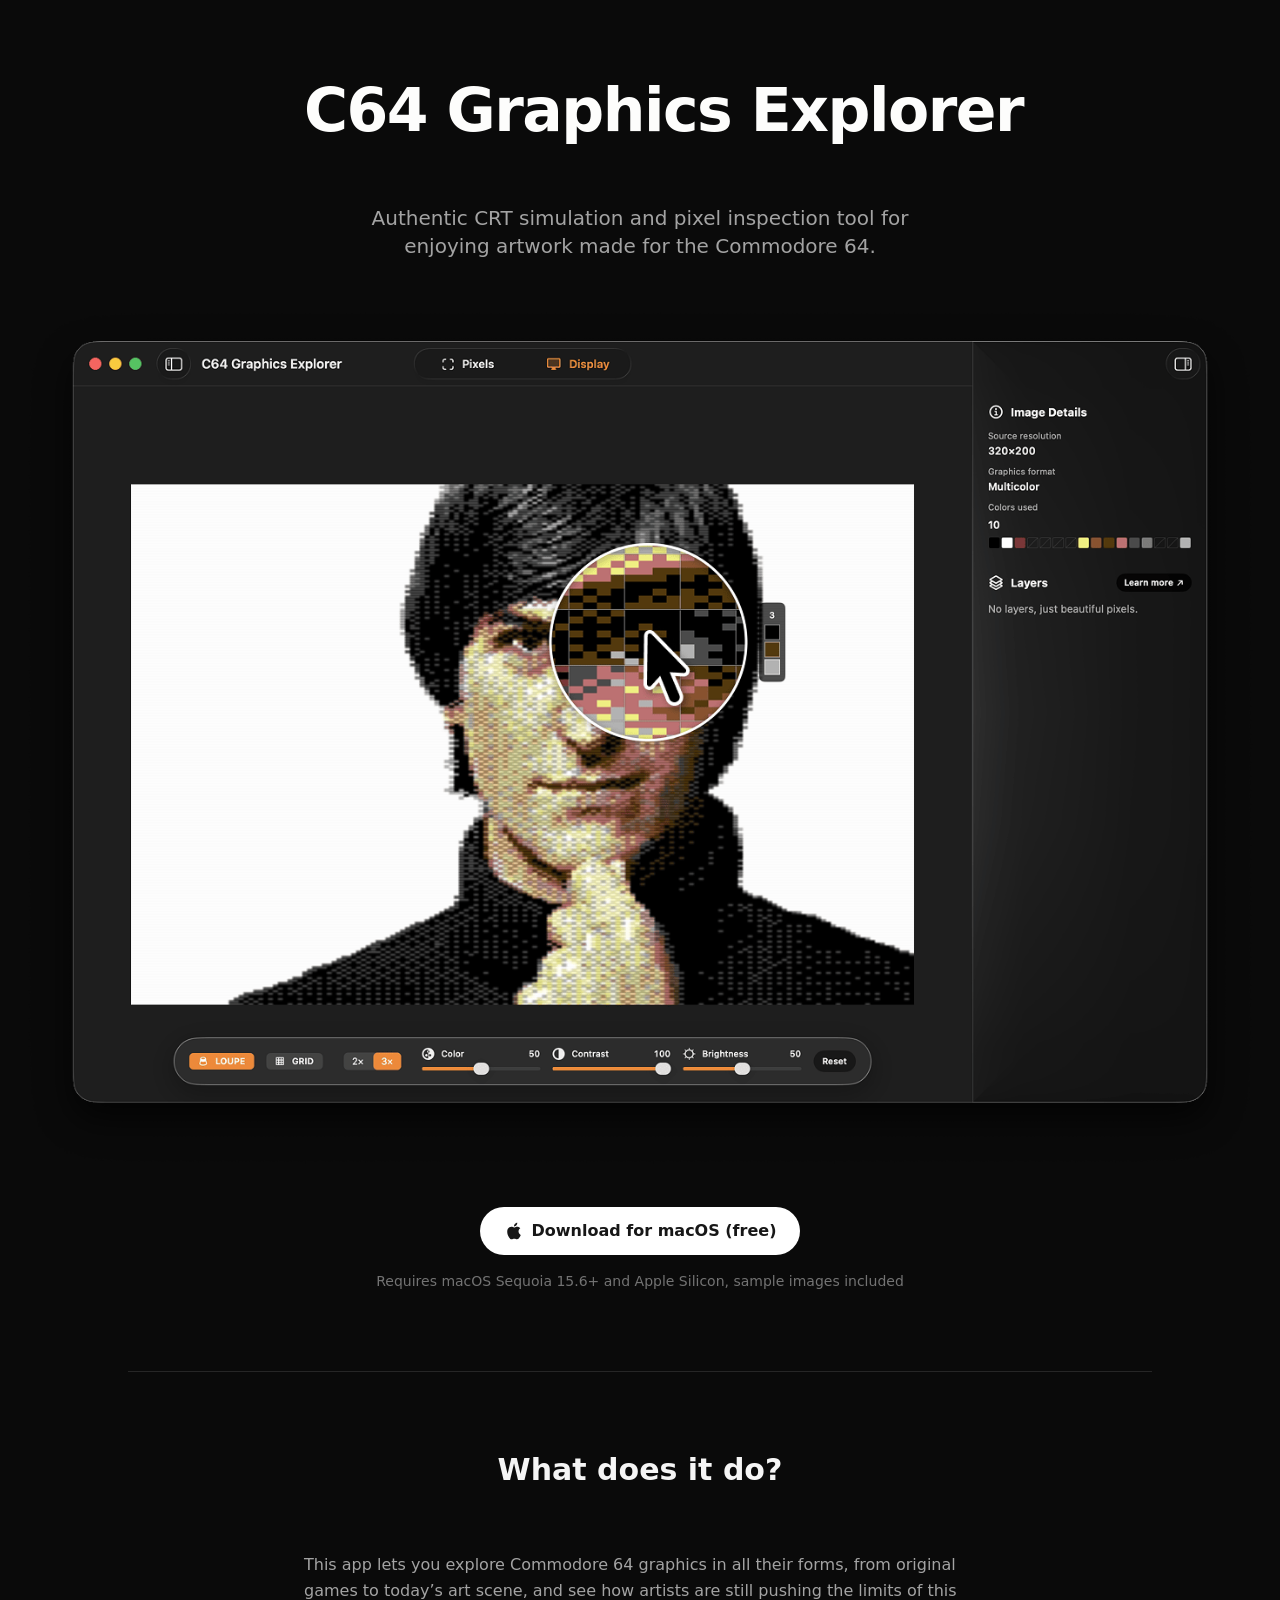
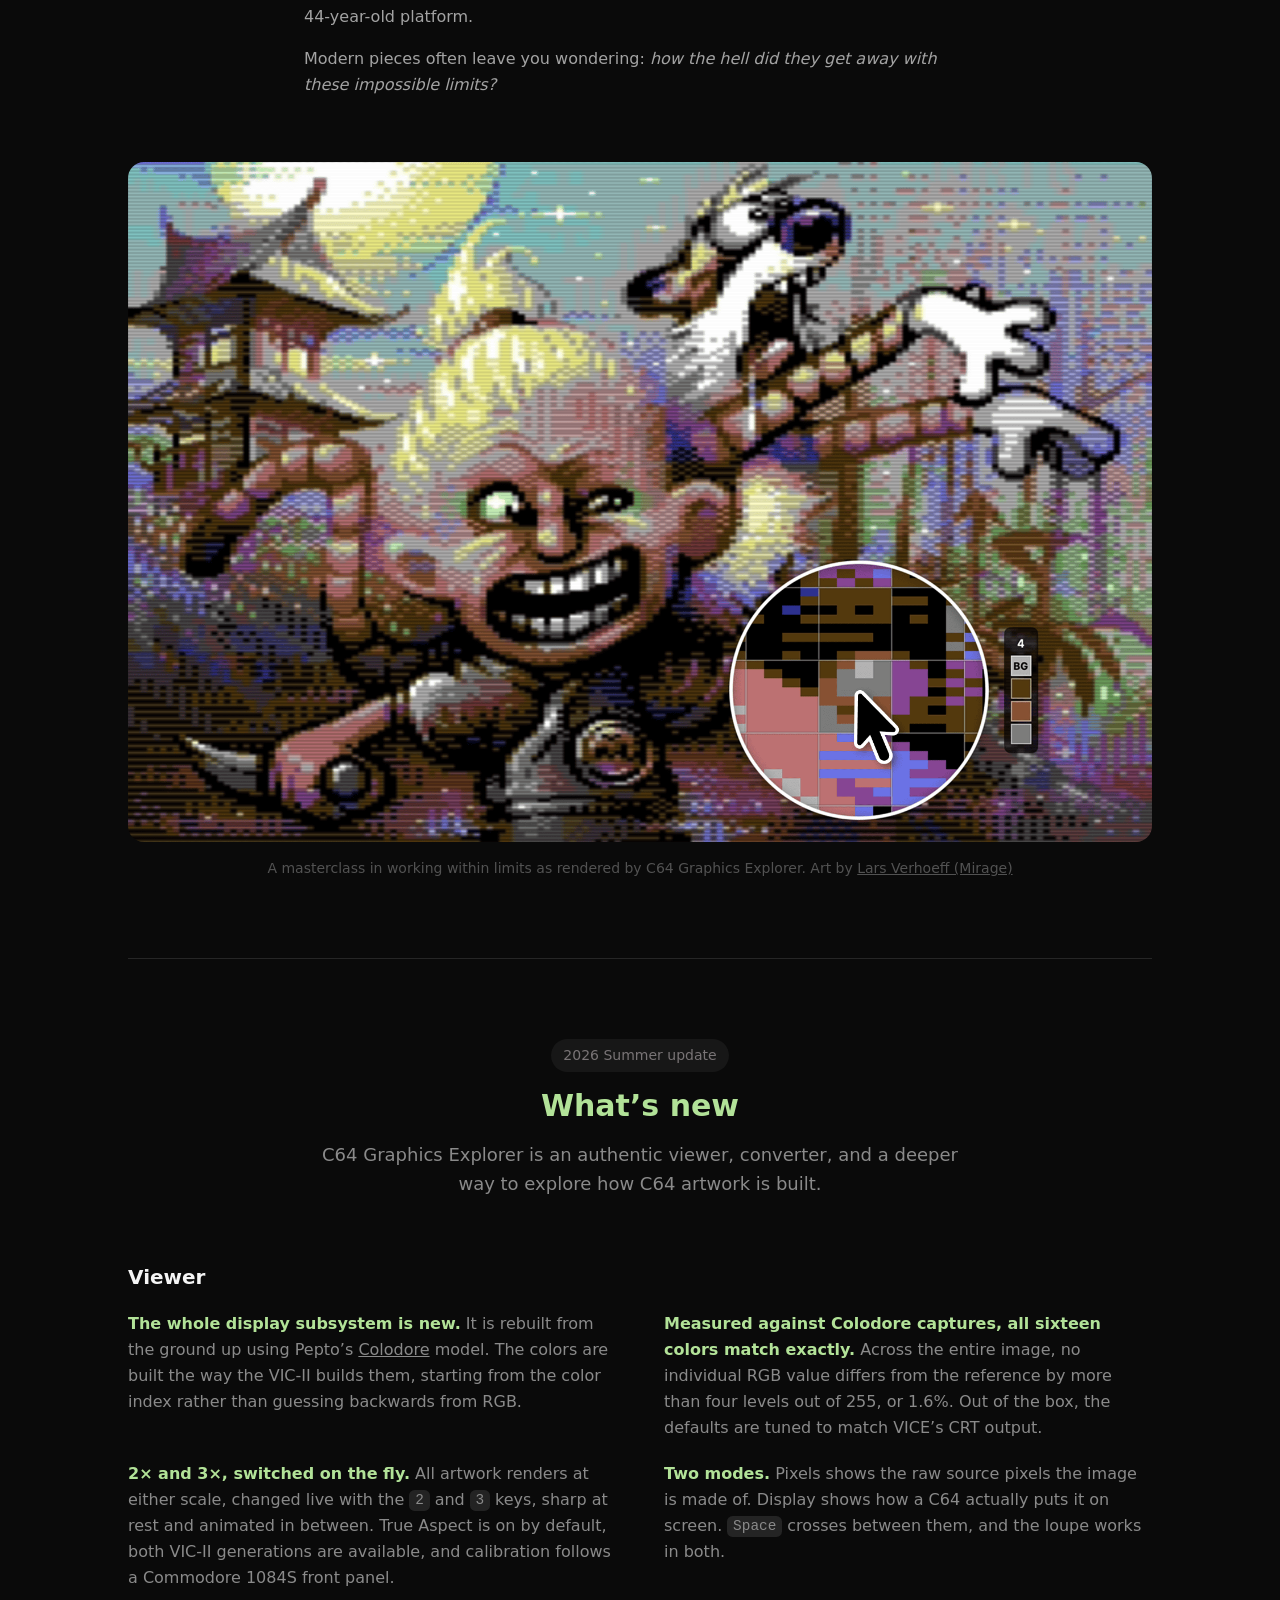
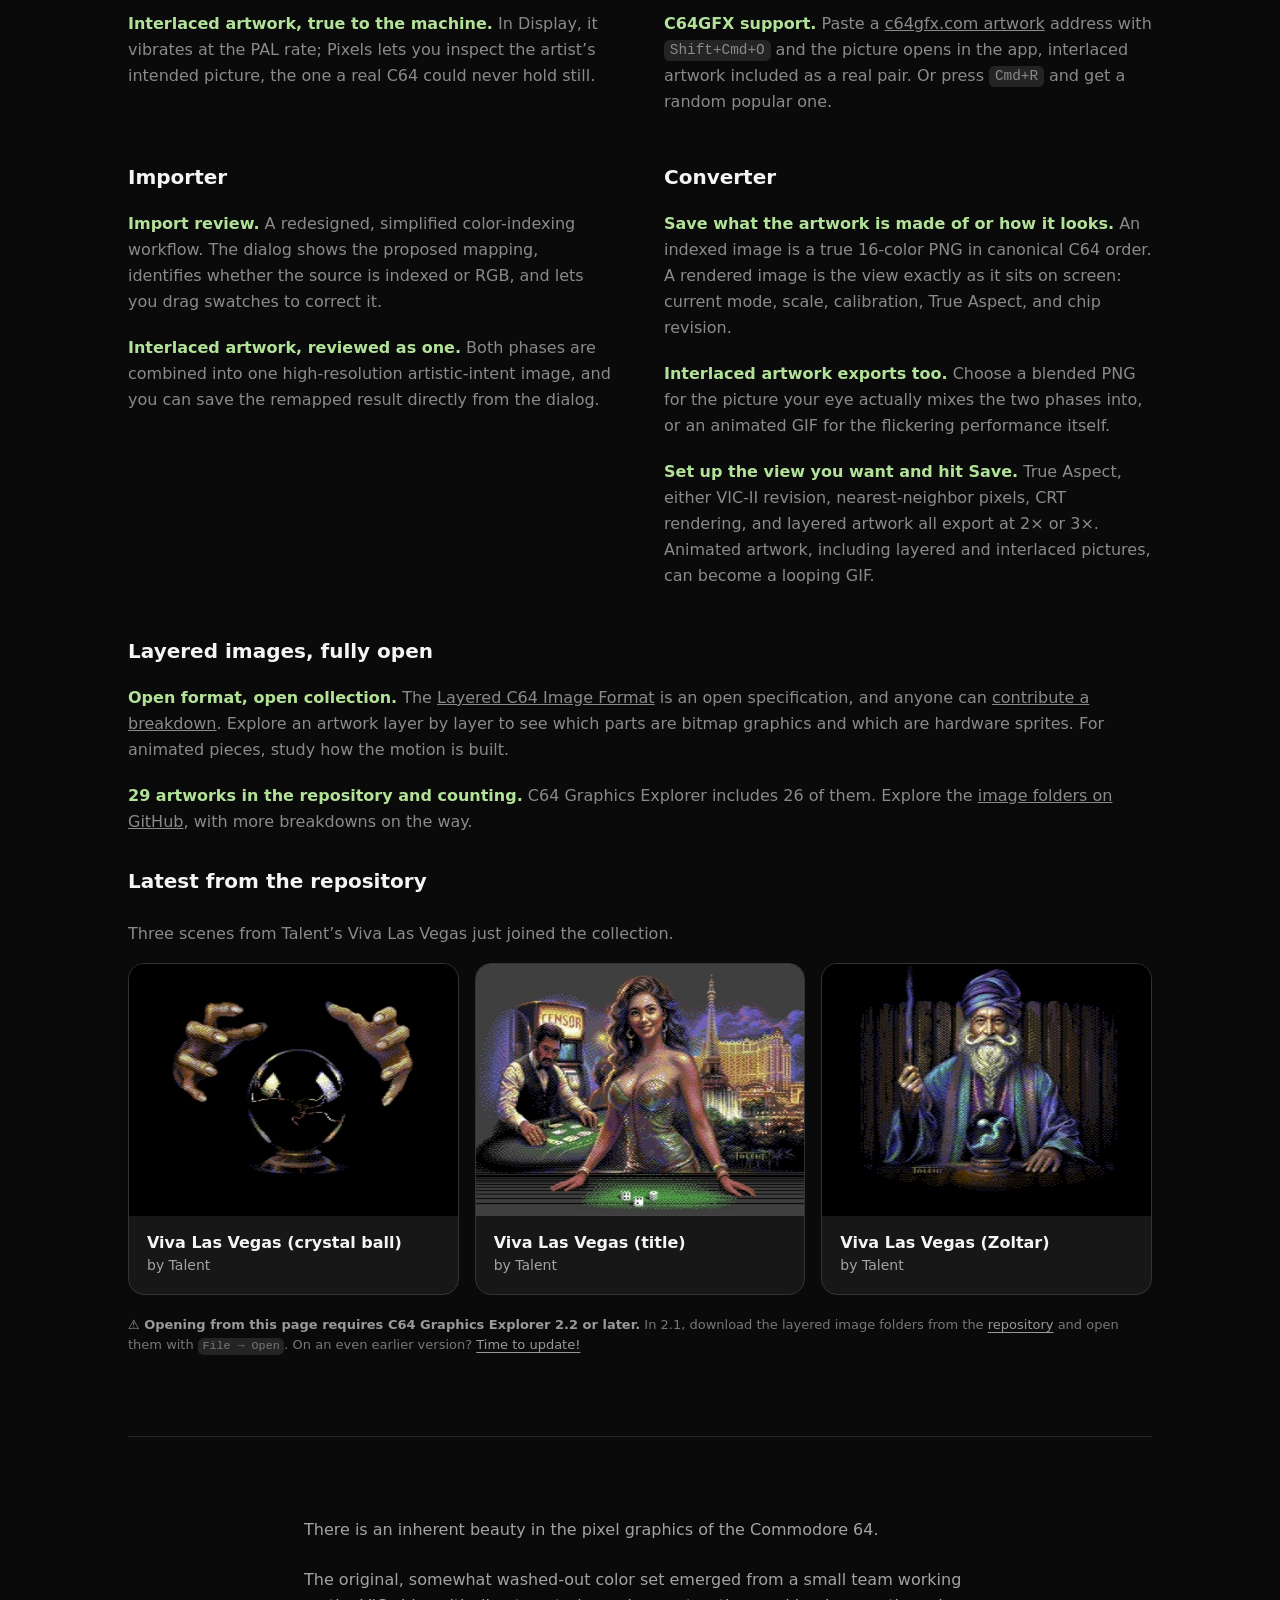
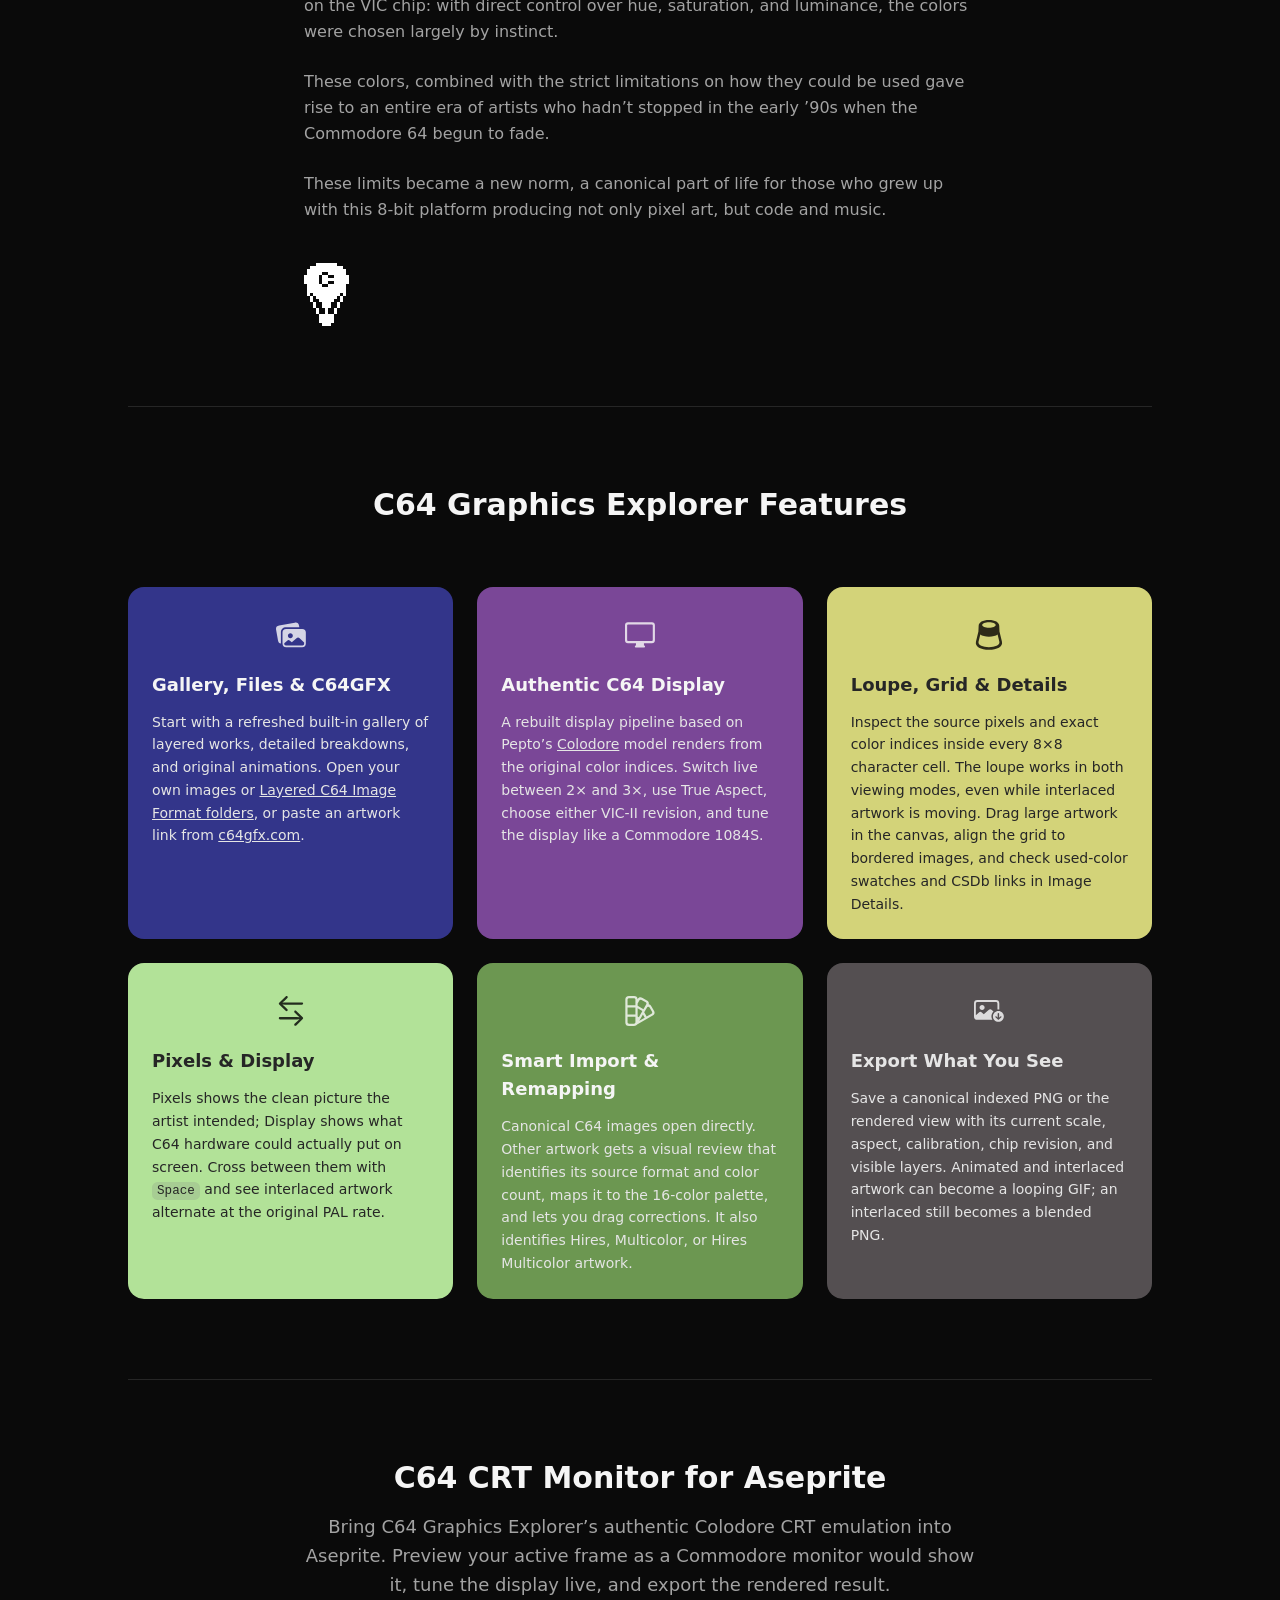
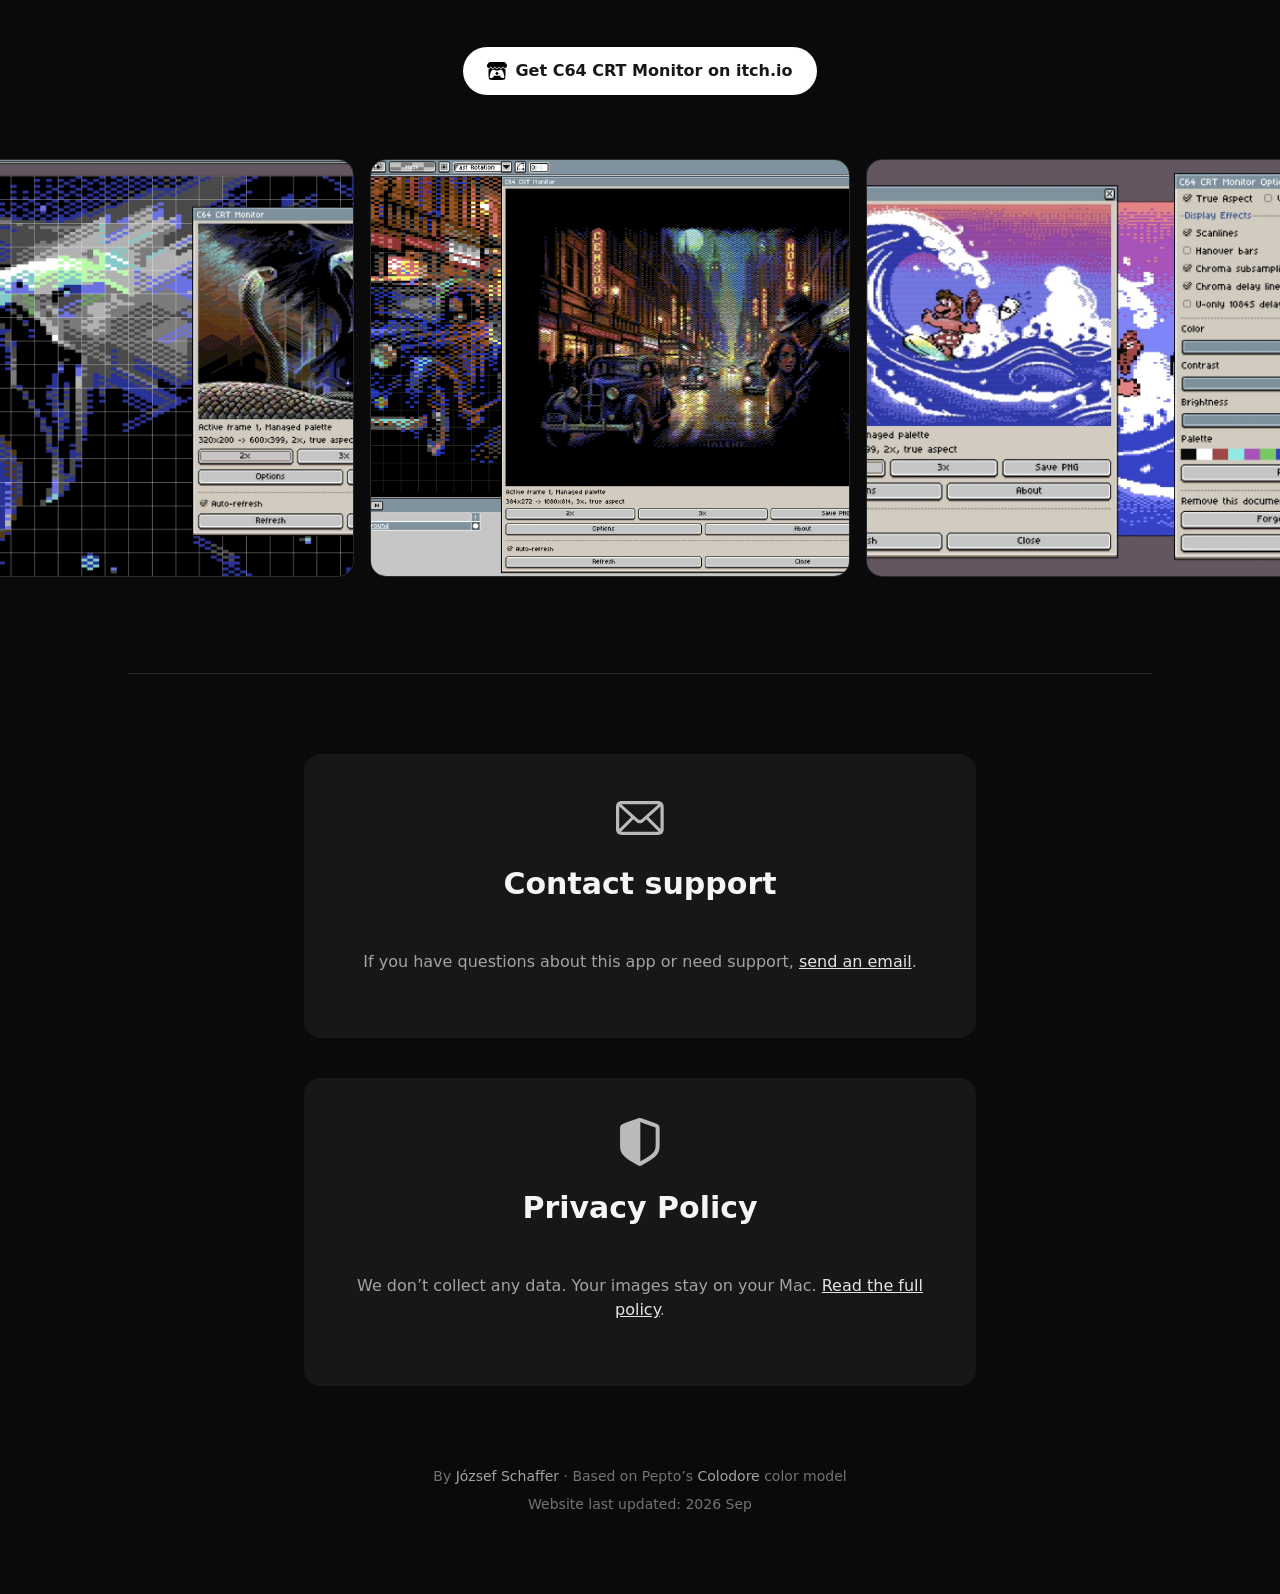
<file: index.html>
<!DOCTYPE html>
<html lang="en">

<head>
    <meta charset="UTF-8">
    <meta name="viewport" content="width=device-width, initial-scale=1.0">
    <title>C64 Graphics Explorer — View C64 graphics the authentic way</title>
    <link rel="icon" type="image/png" href="favico.png">
    <meta name="description"
        content="Authentic CRT simulation and pixel inspection tool for enjoying artwork made for the Commodore 64.">
    <link rel="canonical" href="https://c64graphicsexplorer.com/">
    <meta property="og:type" content="website">
    <meta property="og:site_name" content="C64 Graphics Explorer">
    <meta property="og:title" content="C64 Graphics Explorer — View C64 graphics the authentic way">
    <meta property="og:description"
        content="Authentic CRT simulation and pixel inspection tool for enjoying artwork made for the Commodore 64.">
    <meta property="og:url" content="https://c64graphicsexplorer.com/">
    <meta property="og:image" content="https://c64graphicsexplorer.com/c64ge_og.png">
    <meta property="og:image:width" content="1200">
    <meta property="og:image:height" content="630">
    <meta property="og:image:alt" content="C64 pixel art portrait with a magnified detail in C64 Graphics Explorer">
    <meta name="twitter:card" content="summary_large_image">
    <meta name="twitter:title" content="C64 Graphics Explorer — View C64 graphics the authentic way">
    <meta name="twitter:description"
        content="Authentic CRT simulation and pixel inspection tool for enjoying artwork made for the Commodore 64.">
    <meta name="twitter:image" content="https://c64graphicsexplorer.com/c64ge_og.png">
    <meta name="twitter:image:alt" content="C64 pixel art portrait with a magnified detail in C64 Graphics Explorer">
    <link rel="stylesheet" href="styles.css?v=20260930-13">
    <script src="link-runtime.js" defer></script>
    <script src="layered-theatre.js?v=20260930-5" defer></script>
</head>

<body class="bg-neutral-950 text-neutral-100 font-sans antialiased">

    <!-- Header -->
    <header class="flex flex-col items-center px-6 py-14 sm:py-20">
        <div class="max-w-2xl text-center">
            <h1 class="text-4xl sm:text-5xl md:text-6xl font-bold tracking-tight mb-16">
                C64 Graphics Explorer
            </h1>
            <p class="text-lg sm:text-xl text-neutral-400 mb-12 max-w-xl mx-auto leading-relaxed">
                Authentic CRT simulation and pixel inspection tool for enjoying artwork made for the Commodore 64.
            </p>
        </div>
        <div class="mb-10 max-w-7xl w-full">
            <img src="app_hero.png" alt="C64 Graphics Explorer app interface" class="w-full h-auto">
        </div>
        <div class="max-w-2xl text-center">
            <a href="https://apps.apple.com/app/c64-graphics-explorer/id6759177386"
                class="download-button inline-flex items-center gap-2 bg-white text-neutral-900 px-6 py-3 rounded-full font-semibold hover:bg-neutral-200 transition-colors">
                <svg class="w-5 h-5" viewBox="0 0 24 24" fill="currentColor">
                    <path
                        d="M18.71 19.5c-.83 1.24-1.71 2.45-3.05 2.47-1.34.03-1.77-.79-3.29-.79-1.53 0-2 .77-3.27.82-1.31.05-2.3-1.32-3.14-2.53C4.25 17 2.94 12.45 4.7 9.39c.87-1.52 2.43-2.48 4.12-2.51 1.28-.02 2.5.87 3.29.87.78 0 2.26-1.07 3.81-.91.65.03 2.47.26 3.64 1.98-.09.06-2.17 1.28-2.15 3.81.03 3.02 2.65 4.03 2.68 4.04-.03.07-.42 1.44-1.38 2.83M13 3.5c.73-.83 1.94-1.46 2.94-1.5.13 1.17-.34 2.35-1.04 3.19-.69.85-1.83 1.51-2.95 1.42-.15-1.15.41-2.35 1.05-3.11z" />
                </svg>
                Download for macOS (free)
            </a>
            <p class="text-sm text-neutral-500 mt-4">Requires macOS Sequoia 15.6+ and Apple Silicon, sample images
                included</p>
        </div>
    </header>

    <hr class="border-neutral-800 max-w-5xl mx-6 sm:mx-auto">


    <!-- How does it work? -->
    <section class="px-6 py-10 sm:py-20">
        <div class="max-w-5xl mx-auto">
            <h2 class="text-2xl sm:text-3xl font-bold text-center mb-8 sm:mb-16">What does it do?</h2>



            <div class="max-w-2xl mx-auto space-y-4 pb-4 sm:pb-8">
                <p class="text-neutral-400 leading-relaxed">
                    This app lets you explore Commodore 64 graphics in all their forms, from original games to today’s
                    art scene, and see how artists are still pushing the limits of this <span id="platform-age"
                        data-release-year="1982" data-release-month="8">44</span>-year-old platform.
                </p>
                <p class="text-neutral-400 leading-relaxed max-w-2xl mx-auto">
                    Modern pieces often leave you wondering: <em>how the hell did they get away with these impossible
                        limits?</em></p>

            </div>
            <img src="mirage.png" alt="Mirage artwork in C64 Graphics Explorer" class="rounded-2xl w-full mt-8">
            <div class="text-neutral-600 text-sm mt-4 text-center">A masterclass in working within limits as rendered by
                C64 Graphics Explorer. Art by <a href="https://csdb.dk/release/?id=187021" target="_blank"
                    rel="noopener noreferrer" class="underline hover:text-neutral-200">Lars
                    Verhoeff (Mirage)</a>
            </div>
        </div>
    </section>

    <hr class="border-neutral-800 max-w-5xl mx-6 sm:mx-auto">

    <!-- What's new in 2.1 -->
    <section id="whats-new" class="whats-new px-6 py-10 sm:py-20">
        <div class="max-w-5xl mx-auto">
            <div class="whats-new-intro max-w-2xl mx-auto text-center">
                <p class="whats-new-eyebrow">2026 Summer update</p>
                <h2 id="whats-new-title" class="text-2xl sm:text-3xl font-bold">What’s new</h2>
                <p class="whats-new-lead text-lg leading-relaxed">
                    C64 Graphics Explorer is an authentic viewer, converter, and a deeper way to explore how C64 artwork
                    is built.
                </p>
            </div>

            <div class="whats-new-viewer release-group">
                <h3 class="text-xl font-semibold">Viewer</h3>
                <ul class="release-points">
                    <li>
                        <strong>The whole display subsystem is new.</strong> It is rebuilt from the ground up using
                        Pepto’s
                        <a href="https://www.colodore.com" target="_blank" rel="noopener noreferrer"
                            class="underline hover:text-neutral-200">Colodore</a> model. The colors are built the way
                        the
                        VIC-II builds them, starting from the color index rather than guessing backwards from RGB.
                    </li>
                    <li>
                        <strong>Measured against Colodore captures, all sixteen colors match exactly.</strong> Across
                        the entire image, no individual RGB value differs from the reference by more than four levels
                        out of 255, or 1.6%. Out of the box, the defaults are tuned to match VICE’s CRT output.
                    </li>
                    <li>
                        <strong>2× and 3×, switched on the fly.</strong> All artwork renders at either scale, changed
                        live
                        with the <kbd>2</kbd> and <kbd>3</kbd> keys, sharp at rest and animated in between. True Aspect
                        is on by default, both
                        VIC-II generations are available, and calibration follows a Commodore 1084S front panel.
                    </li>
                    <li>
                        <strong>Two modes.</strong> Pixels shows the raw source pixels the image is made of. Display
                        shows
                        how a C64 actually puts it on screen. <kbd>Space</kbd> crosses between them, and the loupe works
                        in both.
                    </li>
                    <li>
                        <strong>Interlaced artwork, true to the machine.</strong> In Display, it vibrates at the PAL
                        rate; Pixels lets you inspect the artist’s intended picture, the one a real C64 could never hold
                        still.
                    </li>
                    <li>
                        <strong>C64GFX support.</strong> Paste a
                        <a href="https://c64gfx.com" target="_blank" rel="noopener noreferrer"
                            class="underline hover:text-neutral-200">c64gfx.com artwork</a> address with
                        <kbd>Shift+Cmd+O</kbd>
                        and the picture opens in the app, interlaced artwork included as a real pair. Or press
                        <kbd>Cmd+R</kbd> and
                        get a random popular one.
                    </li>
                </ul>
            </div>

            <div class="release-columns">
                <div class="release-group">
                    <h3 class="text-xl font-semibold">Importer</h3>
                    <ul class="release-points">
                        <li>
                            <strong>Import review.</strong> A redesigned, simplified color-indexing workflow. The
                            dialog shows the proposed mapping, identifies whether the source is indexed or RGB, and lets
                            you drag swatches to correct it.
                        </li>
                        <li>
                            <strong>Interlaced artwork, reviewed as one.</strong> Both phases are combined into one
                            high-resolution artistic-intent image, and you can save the remapped result directly from
                            the dialog.
                        </li>
                    </ul>
                </div>

                <div class="release-group">
                    <h3 class="text-xl font-semibold">Converter</h3>
                    <ul class="release-points">
                        <li>
                            <strong>Save what the artwork is made of or how it looks.</strong> An indexed image is a
                            true
                            16-color PNG in canonical C64 order. A rendered image is the view exactly as it sits on
                            screen: current mode, scale, calibration, True Aspect, and chip revision.
                        </li>
                        <li>
                            <strong>Interlaced artwork exports too.</strong> Choose a blended PNG for the picture your
                            eye
                            actually mixes the two phases into, or an animated GIF for the flickering performance
                            itself.
                        </li>
                        <li>
                            <strong>Set up the view you want and hit Save.</strong> True Aspect, either VIC-II revision,
                            nearest-neighbor pixels, CRT rendering, and layered artwork all export at 2× or 3×. Animated
                            artwork,
                            including layered and interlaced pictures, can become a looping GIF.
                        </li>
                    </ul>
                </div>
            </div>

            <div id="layered-images" class="release-group release-open-format">
                <h3 class="text-xl font-semibold">Layered images, fully open</h3>
                <ul class="release-points">
                    <li>
                        <strong>Open format, open collection.</strong> The <a
                            href="https://github.com/angelday/c64-layered-images/blob/main/SPEC.md" target="_blank"
                            rel="noopener noreferrer" class="underline hover:text-neutral-200">Layered C64 Image
                            Format</a> is an open specification, and anyone can <a
                            href="https://github.com/angelday/c64-layered-images/blob/main/CONTRIBUTING.md"
                            target="_blank" rel="noopener noreferrer"
                            class="underline hover:text-neutral-200">contribute a breakdown</a>. Explore an artwork
                        layer by layer to see which parts are bitmap graphics and which are hardware sprites. For
                        animated pieces, study how the motion is built.
                    </li>
                    <li>
                        <strong><span id="layered-repository-count">29</span> artworks in the repository and
                            counting.</strong> C64 Graphics Explorer includes 26 of them. Explore the <a
                            href="https://github.com/angelday/c64-layered-images/tree/main/images" target="_blank"
                            rel="noopener noreferrer" class="underline hover:text-neutral-200">image folders on
                            GitHub</a>, with more breakdowns on the way.
                    </li>
                </ul>

                <h4 id="layered-highlights-heading" class="layered-highlights-heading">Latest from the repository</h4>
                <p class="layered-highlights-intro">Three scenes from Talent’s Viva Las Vegas just joined the collection.
                </p>
                <div class="layered-highlights" aria-labelledby="layered-highlights-heading">
                    <button type="button" class="layered-highlight" data-theatre-title="Viva Las Vegas (crystal ball)"
                        data-theatre-author="Talent" data-theatre-year="2026" data-theatre-layers="5"
                        data-theatre-csdb="https://csdb.dk/release/?id=264488"
                        data-theatre-gif="artwork/viva-las-vegas-crystal-ball-display-2x.gif"
                        data-theatre-layers-gif="artwork/viva-las-vegas-crystal-ball-sprite-layers-2x.gif"
                        data-theatre-open="c64ge://layered?id=viva-las-vegas-crystal-ball"
                        aria-haspopup="dialog" aria-controls="layered-theatre"
                        aria-label="Preview Viva Las Vegas (crystal ball) by Talent">
                        <span class="layered-highlight-art">
                            <img src="gallery/images/viva-las-vegas-crystal-ball/preview.jpg" width="383" height="293"
                                alt="" loading="lazy" decoding="async">
                        </span>
                        <span class="layered-highlight-caption">
                            <span class="layered-highlight-title">Viva Las Vegas (crystal ball)</span>
                            <span class="layered-highlight-byline">by Talent</span>
                        </span>
                    </button>
                    <button type="button" class="layered-highlight" data-theatre-title="Viva Las Vegas (title)"
                        data-theatre-author="Talent" data-theatre-year="2026" data-theatre-layers="12"
                        data-theatre-csdb="https://csdb.dk/release/?id=264488"
                        data-theatre-gif="artwork/viva-las-vegas-title-display-2x.gif"
                        data-theatre-layers-gif="artwork/viva-las-vegas-title-sprite-layers-2x.gif"
                        data-theatre-open="c64ge://layered?id=viva-las-vegas-title"
                        aria-haspopup="dialog" aria-controls="layered-theatre"
                        aria-label="Preview Viva Las Vegas (title) by Talent">
                        <span class="layered-highlight-art">
                            <img src="gallery/images/viva-las-vegas-title/preview.jpg" width="383" height="293"
                                alt="" loading="lazy" decoding="async">
                        </span>
                        <span class="layered-highlight-caption">
                            <span class="layered-highlight-title">Viva Las Vegas (title)</span>
                            <span class="layered-highlight-byline">by Talent</span>
                        </span>
                    </button>
                    <button type="button" class="layered-highlight" data-theatre-title="Viva Las Vegas (Zoltar)"
                        data-theatre-author="Talent" data-theatre-year="2026" data-theatre-layers="12"
                        data-theatre-csdb="https://csdb.dk/release/?id=264488"
                        data-theatre-gif="artwork/viva-las-vegas-zoltar-display-2x.gif"
                        data-theatre-layers-gif="artwork/viva-las-vegas-zoltar-sprite-layers-2x.gif"
                        data-theatre-open="c64ge://layered?id=viva-las-vegas-zoltar"
                        aria-haspopup="dialog" aria-controls="layered-theatre"
                        aria-label="Preview Viva Las Vegas (Zoltar) by Talent">
                        <span class="layered-highlight-art">
                            <img src="gallery/images/viva-las-vegas-zoltar/preview.jpg" width="383" height="293"
                                alt="" loading="lazy" decoding="async">
                        </span>
                        <span class="layered-highlight-caption">
                            <span class="layered-highlight-title">Viva Las Vegas (Zoltar)</span>
                            <span class="layered-highlight-byline">by Talent</span>
                        </span>
                    </button>
                </div>
                <p class="layered-version-note" role="note"><strong><span aria-hidden="true">&#9888;&#65038;</span> Opening from this page requires C64 Graphics
                        Explorer 2.2 or later.</strong> In 2.1, download the layered image folders from the <a
                        href="https://github.com/angelday/c64-layered-images" target="_blank"
                        rel="noopener noreferrer">repository</a> and open them with <kbd>File → Open</kbd>. On an even
                    earlier version? <a href="https://apps.apple.com/app/c64-graphics-explorer/id6759177386">Time to
                        update!</a></p>
            </div>
        </div>
    </section>

    <dialog id="layered-theatre" class="layered-theatre" aria-labelledby="layered-theatre-title"
        aria-describedby="layered-theatre-description">
        <button type="button" class="layered-theatre-close" aria-label="Close artwork preview">
            <svg viewBox="0 0 24 24" aria-hidden="true" focusable="false">
                <path d="M5 5 19 19M19 5 5 19" fill="none" stroke="currentColor" stroke-width="2"
                    stroke-linecap="round" />
            </svg>
        </button>
        <div class="layered-theatre-layout">
            <a id="layered-theatre-image-link" class="layered-theatre-image-link" href="">
                <span class="layered-theatre-image-frame">
                    <img id="layered-theatre-image" width="765" height="585" alt="">
                    <img id="layered-theatre-layers-image" class="layered-theatre-layers-image" width="765" height="585"
                        alt="" aria-hidden="true">
                </span>
            </a>
            <div class="layered-theatre-details">
                <div class="layered-theatre-heading">
                    <h2 id="layered-theatre-title"></h2>
                    <p class="layered-theatre-byline">artwork by <span id="layered-theatre-author"></span> <span
                            id="layered-theatre-year"></span></p>
                    <p class="layered-theatre-facts"><span id="layered-theatre-layers"></span> layers · Animated ·
                        Sprites · <a id="layered-theatre-csdb" href="" target="_blank"
                            rel="noopener noreferrer">CSDb ↗</a></p>
                </div>
                <div class="layered-theatre-copy">
                    <p id="layered-theatre-description">Full breakdowns and technical analysis let you experience these
                        insane artworks like never before. The animation shown here was rendered at 2× resolution in C64
                        Graphics Explorer. Hover on the preview to see the sprite layers.</p>
                </div>
                <p class="layered-theatre-action"><a id="layered-theatre-text-link" href="">Click to open in the app
                        directly <span aria-hidden="true">↗</span></a></p>
            </div>
        </div>
    </dialog>

    <hr class="border-neutral-800 max-w-5xl mx-6 sm:mx-auto">

    <!-- Manifesto -->
    <section id="manifesto" class="px-6 py-10 sm:py-20">
        <div class="max-w-2xl mx-auto">

            <p class="text-neutral-400 leading-relaxed mb-6">There is an inherent beauty in the pixel graphics of the
                Commodore 64.</p>
            <p class="text-neutral-400 leading-relaxed mb-6">The original, somewhat washed-out color set emerged from a
                small team working on the VIC chip: with direct control over hue, saturation, and luminance, the colors
                were chosen largely by instinct.</p>
            <p class="text-neutral-400 leading-relaxed mb-6">These colors, combined with the strict limitations on how
                they could be used gave rise to an entire era of artists who hadn’t stopped in the early ’90s when the
                Commodore 64 begun to fade.</p>
            <p class="text-neutral-400 leading-relaxed mb-6">These limits became a new norm, a canonical part of life
                for those who grew up with this 8-bit platform producing not only pixel art, but code and music.</p>
            <img src="balloon.png" width="45" height="63" id="balloon" class="relative z-50 mt-10"
                style="image-rendering: pixelated; transition: transform 5s linear; cursor: pointer;">
        </div>
    </section>


    <hr class="border-neutral-800 max-w-5xl mx-6 sm:mx-auto">

    <!-- Features -->
    <section class="px-6 py-10 sm:py-20">
        <div class="max-w-5xl mx-auto">
            <h2 class="text-2xl sm:text-3xl font-bold text-center mb-8 sm:mb-16">C64 Graphics Explorer Features</h2>

            <div class="grid sm:grid-cols-2 lg:grid-cols-3 gap-6">
                <!-- Open artwork -->
                <div class="bg-[#33358a] rounded-2xl p-6 space-y-3 transition-all duration-300 hover:scale-105">
                    <div class="w-12 h-12 rounded-lg flex items-center justify-center mx-auto mb-2">
                        <img src="gallery.svg" alt="" class="w-[30px] h-[30px] opacity-80" aria-hidden="true">
                    </div>
                    <h3 class="font-semibold text-lg">Gallery, Files &amp; C64GFX</h3>
                    <p class="text-neutral-200 text-sm leading-relaxed">
                        Start with a refreshed built-in gallery of layered works, detailed breakdowns, and original
                        animations. Open your own images or <a href="https://github.com/angelday/c64-layered-images"
                            target="_blank" rel="noopener noreferrer" class="underline hover:text-neutral-200">Layered
                            C64 Image Format folders</a>, or paste an artwork link from
                        <a href="https://c64gfx.com" target="_blank" rel="noopener noreferrer"
                            class="underline hover:text-neutral-200">c64gfx.com</a>.
                    </p>

                </div>

                <!-- Display rendering -->
                <div class="bg-[#7a4797] rounded-2xl p-6 space-y-3 transition-all duration-300 hover:scale-105">
                    <div class="w-12 h-12 rounded-lg flex items-center justify-center mx-auto mb-2">
                        <img src="display.svg" alt="" class="w-[30px] h-[30px] opacity-80" aria-hidden="true">
                    </div>
                    <h3 class="font-semibold text-lg">Authentic C64 Display</h3>
                    <p class="text-neutral-200 text-sm leading-relaxed">
                        A rebuilt display pipeline based on Pepto’s <a href="https://www.colodore.com" target="_blank"
                            rel="noopener noreferrer" class="underline hover:text-neutral-200">Colodore</a>
                        model renders from the original color indices. Switch live between 2× and 3×, use True Aspect,
                        choose either VIC-II revision, and tune the display like a Commodore 1084S.
                    </p>
                </div>

                <!-- Inspection tools -->
                <div class="bg-[#d3d379] rounded-2xl p-6 space-y-3 transition-all duration-300 hover:scale-105">
                    <div class="w-12 h-12 rounded-lg flex items-center justify-center mx-auto mb-2">
                        <img src="loupe.svg" alt="" class="w-[30px] h-[30px] opacity-80" aria-hidden="true">
                    </div>
                    <h3 class="font-semibold text-neutral-800 text-lg">Loupe, Grid &amp; Details</h3>
                    <p class="text-neutral-800 text-sm leading-relaxed">
                        Inspect the source pixels and exact color indices inside every 8×8 character cell. The loupe
                        works in both viewing modes, even while interlaced artwork is moving. Drag large artwork in the
                        canvas, align the grid to bordered images, and check used-color swatches and CSDb links in Image
                        Details.
                    </p>
                </div>

                <!-- Viewing modes -->
                <div class="bg-[#b2e298] rounded-2xl p-6 space-y-3 transition-all duration-300 hover:scale-105">
                    <div class="w-12 h-12 rounded-lg flex items-center justify-center mx-auto mb-2">
                        <img src="mode_select.svg" alt="" class="w-[30px] h-[30px] opacity-80" aria-hidden="true">
                    </div>
                    <h3 class="font-semibold text-neutral-800 text-lg">Pixels &amp; Display</h3>
                    <p class="text-neutral-800 text-sm leading-relaxed">
                        Pixels shows the clean picture the artist intended; Display shows what C64 hardware could
                        actually put on screen. Cross between them with <kbd>Space</kbd> and see interlaced artwork
                        alternate at
                        the original PAL rate.
                    </p>
                </div>

                <!-- Import and remapping -->
                <div class="bg-[#6c9751] rounded-2xl p-6 space-y-3 transition-all duration-300 hover:scale-105">
                    <div class="w-12 h-12 rounded-lg flex items-center justify-center mx-auto mb-2">
                        <img src="palette.svg" alt="" class="w-[30px] h-[30px] opacity-80" aria-hidden="true">
                    </div>
                    <h3 class="font-semibold text-lg">Smart Import &amp; Remapping</h3>
                    <p class="text-neutral-200 text-sm leading-relaxed">
                        Canonical C64 images open directly. Other artwork gets a visual review that identifies its
                        source
                        format and color count, maps it to the 16-color palette, and lets you drag corrections. It also
                        identifies Hires, Multicolor, or Hires Multicolor artwork.
                    </p>

                </div>

                <!-- Export -->
                <div class="bg-[#544f51] rounded-2xl p-6 space-y-3 transition-all duration-300 hover:scale-105">
                    <div class="w-12 h-12 rounded-lg flex items-center justify-center mx-auto mb-2">
                        <img src="export.svg" alt="" class="w-[30px] h-[30px] invert opacity-80" aria-hidden="true">
                    </div>
                    <h3 class="font-semibold text-neutral-200 text-lg">Export What You See</h3>
                    <p class="text-neutral-200 text-sm leading-relaxed">
                        Save a canonical indexed PNG or the rendered view with its current scale, aspect, calibration,
                        chip revision, and visible layers. Animated and interlaced artwork can become a looping GIF;
                        an interlaced still becomes a blended PNG.
                    </p>
                </div>

            </div>
        </div>
    </section>

    <hr class="border-neutral-800 max-w-5xl mx-6 sm:mx-auto">

    <!-- Aseprite plugin -->
    <section id="aseprite-plugin" class="px-6 py-10 sm:py-20">
        <div class="max-w-5xl mx-auto">
            <div class="aseprite-plugin-intro max-w-2xl mx-auto text-center">
                <h2 class="text-2xl sm:text-3xl font-bold">C64 CRT Monitor for Aseprite</h2>
                <p class="text-neutral-400 text-lg leading-relaxed">
                    Bring C64 Graphics Explorer’s authentic Colodore CRT emulation into Aseprite. Preview your active
                    frame as a Commodore monitor would show it, tune the display live, and export the rendered result.
                </p>
                <a href="https://angelday.itch.io/commodore-64-crt-monitor" target="_blank" rel="noopener noreferrer"
                    class="aseprite-plugin-cta download-button inline-flex items-center justify-center gap-2 bg-white text-neutral-900 px-6 py-3 rounded-full font-semibold hover:bg-neutral-200 transition-colors">
                    <img src="itchio-textless-black.svg" alt="" class="w-5 h-5" aria-hidden="true">
                    Get C64 CRT Monitor on itch.io
                </a>
            </div>
        </div>

        <div class="aseprite-carousel" role="region" aria-label="C64 CRT Monitor for Aseprite screenshots">
            <figure class="aseprite-slide">
                <img src="ase/aseprite-c64-crt-monitor-01.jpg"
                    alt="C64 CRT Monitor preview with its calibration options open in Aseprite" loading="lazy">
            </figure>
            <figure class="aseprite-slide">
                <img src="ase/aseprite-c64-crt-monitor-02.jpg"
                    alt="Aseprite canvas alongside the C64 CRT Monitor preview" loading="lazy">
            </figure>
            <figure class="aseprite-slide">
                <img src="ase/aseprite-c64-crt-monitor-03.jpg"
                    alt="C64 CRT Monitor preview and options for a surfing artwork" loading="lazy">
            </figure>
            <figure class="aseprite-slide">
                <img src="ase/aseprite-c64-crt-monitor-04.jpg"
                    alt="C64 CRT Monitor preview beside an Aseprite artwork with an original palette" loading="lazy">
            </figure>
        </div>
    </section>

    <hr class="border-neutral-800 max-w-5xl mx-6 sm:mx-auto">

    <!-- Contact -->
    <section class="px-6 pt-10 sm:pt-20 pb-10">
        <div class="max-w-2xl mx-auto bg-neutral-900 rounded-2xl px-8 py-10 text-center">
            <div class="flex justify-center mb-6">
                <img src="mail.svg" alt="" class="w-12 h-12 invert opacity-70" aria-hidden="true">
            </div>
            <h2 class="text-2xl sm:text-3xl font-bold mb-6">Contact support</h2>
            <p class="text-neutral-400 mt-12 mb-6">
                If you have questions about this app or need support, <a href="#"
                    data-link-token="fhPPt2JKAaQ06NmTdiQDcAOm9JdSMXlRAPq6nFGSfi0Ax6As2IR2"
                    class="text-neutral-200 underline hover:text-white transition-colors">send an email</a>.
            </p>
        </div>
    </section>

    <!-- Privacy -->
    <section class="px-6 pb-10">
        <div class="max-w-2xl mx-auto bg-neutral-900 rounded-2xl px-8 py-10 text-center">
            <div class="flex justify-center mb-6">
                <img src="privacy.svg" alt="" class="w-12 h-12 invert opacity-70" aria-hidden="true">
            </div>
            <h2 class="text-2xl sm:text-3xl font-bold mb-6">Privacy Policy</h2>
            <p class="text-neutral-400 mt-12 mb-6">
                We don’t collect any data. Your images stay on your Mac. <a href="privacy.html"
                    class="text-neutral-200 underline hover:text-white transition-colors">Read the full policy</a>.
            </p>
        </div>
    </section>

    <!-- Footer -->
    <footer class="px-6 pt-10 pb-20">
        <div class="max-w-5xl mx-auto text-center text-neutral-500 text-sm">
            <p class="mb-2">
                By <a href="https://jozsefschaffer.com/" target="_blank" rel="noopener noreferrer"
                    class="footer-credit-link">József Schaffer</a> · Based on Pepto’s
                <a href="https://www.colodore.com" target="_blank" rel="noopener noreferrer"
                    class="footer-credit-link">Colodore</a> color model
            </p>
            <p id="site-last-updated" hidden>Website last updated: <time></time></p>

        </div>
    </footer>

    <script>
        // C64 Palette (RGB values)
        const c64Palette = [
            [0x04, 0x01, 0x01],  // 00 black
            [0x33, 0x35, 0x8a],  // 01 blue
            [0x56, 0x41, 0x01],  // 02 brown
            [0x76, 0x3d, 0x4b],  // 03 red
            [0x54, 0x4f, 0x51],  // 04 dark gray
            [0x7a, 0x47, 0x97],  // 05 purple
            [0x82, 0x56, 0x38],  // 06 orange
            [0x79, 0x74, 0x76],  // 07 gray
            [0x6e, 0x71, 0xc4],  // 08 light blue
            [0xaa, 0x70, 0x7c],  // 09 light red
            [0x6c, 0x97, 0x51],  // 0a green
            [0xac, 0xa7, 0xa9],  // 0b light gray
            [0x8e, 0xb5, 0xac],  // 0c cyan
            [0xd3, 0xd3, 0x79],  // 0d yellow
            [0xb2, 0xe2, 0x98],  // 0e light green
            [0xfd, 0xfd, 0xfc],  // 0f white
        ];

        const colorRamp = [2, 2, 3, 3, 5, 5, 7, 7, 14, 14, 15, 15, 15, 15, 15, 15, 15, 15, 15, 15, 15, 15, 15, 15, 15, 15, 15, 15, 15, 15, 15, 15, 15, 15, 15, 15, 15, 15, 15, 15, 15, 15, 15, 15, 15, 15, 15, 15, 15, 15, 15, 15, 15, 15, 15, 15, 15, 15, 15, 15, 15, 15, 15, 15, 15, 15, 15, 15, 15, 15, 15, 15, 15, 15, 15, 15, 15, 15, 15, 15, 15, 14, 14, 7, 7, 5, 5, 3, 3, 2, 2];

        const whatsNewColorRamp = [
            2, 2, 3, 3, 5, 5, 7, 7, 14, 14, 15, 15,
            15, 15, 14, 14, 7, 7, 5, 5, 3, 3, 2, 2,
        ];

        let rampOffset = 0;

        function getRampColor(index) {
            const rampIndex = (index + rampOffset) % colorRamp.length;
            const paletteIndex = colorRamp[rampIndex];
            const color = c64Palette[paletteIndex];
            return `rgb(${color[0]}, ${color[1]}, ${color[2]})`;
        }

        function getWhatsNewRampColor(index) {
            const rampIndex = (index + rampOffset) % whatsNewColorRamp.length;
            const paletteIndex = whatsNewColorRamp[rampIndex];
            const color = c64Palette[paletteIndex];
            return `rgb(${color[0]}, ${color[1]}, ${color[2]})`;
        }

        function updateColors(spans, buttons, pulseTarget, activeReleaseLeadStatement) {
            spans.forEach((span, i) => {
                span.style.color = getRampColor(i);
            });
            buttons.forEach((button) => {
                button.style.backgroundColor = button.matches(':hover')
                    ? getWhatsNewRampColor(0)
                    : '';
            });
            if (pulseTarget) {
                pulseTarget.style.color = getWhatsNewRampColor(0);
            }
            if (activeReleaseLeadStatement.current) {
                activeReleaseLeadStatement.current.style.color = getWhatsNewRampColor(
                    Number(activeReleaseLeadStatement.current.dataset.rampIndex)
                );
            }
            rampOffset++;
            setTimeout(() => updateColors(spans, buttons, pulseTarget, activeReleaseLeadStatement), 40);
        }

        document.addEventListener('DOMContentLoaded', () => {
            const platformAge = document.getElementById('platform-age');
            const now = new Date();
            const releaseYear = Number(platformAge.dataset.releaseYear);
            const releaseMonth = Number(platformAge.dataset.releaseMonth);
            const beforeReleaseMonth = now.getMonth() + 1 < releaseMonth;
            platformAge.textContent = now.getFullYear() - releaseYear - Number(beforeReleaseMonth);

            const h1 = document.querySelector('h1');
            const text = h1.textContent.trim();

            // Wrap each character (including spaces) in a span
            h1.innerHTML = text.split('').map(char => {
                if (char === ' ') {
                    return '<span>&nbsp;</span>';
                }
                return `<span>${char}</span>`;
            }).join('');

            const spans = h1.querySelectorAll('span');
            const buttons = document.querySelectorAll('.download-button');
            const whatsNewTitle = document.getElementById('whats-new-title');
            const releaseLeadStatements = document.querySelectorAll('#whats-new .release-points strong');
            const activeReleaseLeadStatement = { current: null };
            releaseLeadStatements.forEach((statement, i) => {
                statement.dataset.rampIndex = Math.floor(
                    (i * whatsNewColorRamp.length) / releaseLeadStatements.length
                );
                statement.closest('li').addEventListener('pointerenter', () => {
                    activeReleaseLeadStatement.current = statement;
                });
                statement.closest('li').addEventListener('pointerleave', () => {
                    if (activeReleaseLeadStatement.current === statement) {
                        activeReleaseLeadStatement.current = null;
                        statement.style.color = '';
                    }
                });
            });
            updateColors(spans, buttons, whatsNewTitle, activeReleaseLeadStatement);

            const asepriteCarousel = document.querySelector('.aseprite-carousel');
            if (asepriteCarousel && !window.matchMedia('(prefers-reduced-motion: reduce)').matches) {
                const slides = Array.from(asepriteCarousel.children);
                slides.forEach((slide) => {
                    const duplicate = slide.cloneNode(true);
                    duplicate.setAttribute('aria-hidden', 'true');
                    asepriteCarousel.appendChild(duplicate);
                });

                let lastCarouselFrame = null;
                const loopWidth = asepriteCarousel.children[slides.length].offsetLeft - slides[0].offsetLeft;
                let carouselPosition = 0;

                const scrollCarousel = (timestamp) => {
                    if (lastCarouselFrame !== null) {
                        carouselPosition += (timestamp - lastCarouselFrame) * 0.05;
                        if (carouselPosition >= loopWidth) {
                            carouselPosition -= loopWidth;
                        }
                        asepriteCarousel.scrollLeft = carouselPosition;
                    }
                    lastCarouselFrame = timestamp;
                    requestAnimationFrame(scrollCarousel);
                };
                requestAnimationFrame(scrollCarousel);
            }

            // Balloon game - timer and scoring
            const balloon = document.getElementById('balloon');
            let timerInterval = null;
            let startTime = null;
            let gameStarted = false;
            let gameOver = false;
            let resetAnimationTimeout = null;

            // Create timer display
            const timer = document.createElement('div');
            timer.className = 'fixed bottom-5 right-5 text-2xl font-bold font-mono hidden z-[9999]';
            document.body.appendChild(timer);

            function resetBalloonGame() {
                clearInterval(timerInterval);
                clearTimeout(resetAnimationTimeout);
                timerInterval = null;
                startTime = null;
                gameStarted = false;
                gameOver = false;

                timer.style.display = 'none';
                timer.style.visibility = 'visible';
                timer.style.transform = '';
                timer.style.transition = '';
                timer.textContent = '';

                balloon.style.transition = 'none';
                balloon.style.opacity = '0';
                balloon.style.transform = 'scale(0.5)';
                balloon.style.pointerEvents = 'none';
                void balloon.offsetWidth;
                balloon.style.transition = 'opacity 1000ms ease-out, transform 1000ms ease-out';

                requestAnimationFrame(() => {
                    balloon.style.opacity = '1';
                    balloon.style.transform = 'scale(1)';
                });

                resetAnimationTimeout = setTimeout(() => {
                    balloon.style.transition = 'transform 5s linear';
                    balloon.style.opacity = '';
                    balloon.style.transform = 'none';
                    balloon.style.pointerEvents = '';
                    resetAnimationTimeout = null;
                }, 1000);
            }

            function updateTimer() {
                const elapsed = (Date.now() - startTime) / 1000;
                timer.textContent = elapsed.toFixed(1) + 's';
                // Use C64 white from palette for timer color
                const c64White = c64Palette[15];
                timer.style.color = `rgb(${c64White[0]}, ${c64White[1]}, ${c64White[2]})`;
            }

            function animateTimerToCenter() {
                const overlay = document.createElement('div');
                overlay.className = 'score-overlay-backdrop fixed inset-0 bg-black z-[9998]';
                overlay.style.opacity = '0';
                overlay.style.transition = 'opacity 0.8s ease-in-out';
                document.body.appendChild(overlay);
                requestAnimationFrame(() => { overlay.style.opacity = '0.8'; });

                // "Your score was:" label — fixed above center
                const label = document.createElement('div');
                label.textContent = 'Your score was:';
                label.className = 'fixed left-1/2 top-1/2 -translate-x-1/2 -translate-y-[80px] text-lg font-mono text-neutral-100 whitespace-nowrap transition-opacity duration-500 ease-in-out z-[9999]';
                label.style.opacity = '0';
                document.body.appendChild(label);

                // Buttons — fixed below center
                const buttons = document.createElement('div');
                buttons.className = 'fixed left-1/2 top-1/2 -translate-x-1/2 translate-y-[70px] lg:translate-y-[60px] z-[9999] flex flex-col lg:flex-row gap-4 w-[88vw] max-w-[320px] lg:w-auto lg:max-w-none items-center justify-center transition-opacity duration-700 ease-in-out';
                buttons.style.opacity = '0';
                document.body.appendChild(buttons);

                let revealStarted = false;
                let blinkInterval = null;
                let revealTimeout = null;

                const closeBtn = document.createElement('button');
                closeBtn.textContent = 'Close';
                closeBtn.className = 'inline-flex items-center justify-center rounded-full px-6 py-3 font-semibold text-white bg-black/50 border border-white/70 hover:bg-black/90 hover:border-white/50 hover:text-neutral-400 transition-colors w-full lg:w-auto';

                function closeScoreOverlay() {
                    revealStarted = true;
                    clearInterval(blinkInterval);
                    clearTimeout(revealTimeout);
                    overlay.remove();
                    label.remove();
                    buttons.remove();
                    resetBalloonGame();
                    document.removeEventListener('keydown', closeOnEscape);
                }

                function closeOnEscape(event) {
                    if (event.key === 'Escape') {
                        closeScoreOverlay();
                    }
                }

                closeBtn.addEventListener('click', closeScoreOverlay);
                document.addEventListener('keydown', closeOnEscape);
                buttons.appendChild(closeBtn);

                const familiarBtn = document.createElement('a');
                familiarBtn.textContent = 'This balloon looks familiar...';
                familiarBtn.href = 'remember.html';
                familiarBtn.className = 'inline-flex items-center justify-center rounded-full px-6 py-3 font-semibold bg-white text-neutral-900 border border-white hover:bg-neutral-300 hover:border-neutral-300 transition-colors no-underline w-full lg:w-auto';
                buttons.appendChild(familiarBtn);

                // Fly the original timer to center
                const rect = timer.getBoundingClientRect();
                const dx = (window.innerWidth / 2) - (rect.left + rect.width / 2);
                const dy = (window.innerHeight / 2) - (rect.top + rect.height / 2);
                const revealScoreUI = () => {
                    if (revealStarted) return;
                    revealStarted = true;
                    timer.style.transition = 'none';
                    label.style.opacity = '1';

                    let blinks = 0;
                    blinkInterval = setInterval(() => {
                        timer.style.visibility = timer.style.visibility === 'hidden' ? 'visible' : 'hidden';
                        blinks++;
                        if (blinks >= 10) {
                            clearInterval(blinkInterval);
                            timer.style.visibility = 'visible';
                            requestAnimationFrame(() => { buttons.style.opacity = '1'; });
                        }
                    }, 300);
                };

                timer.addEventListener('transitionend', (event) => {
                    if (event.propertyName === 'transform') {
                        revealScoreUI();
                    }
                }, { once: true });

                // Fallback for browsers where transitionend may not fire reliably.
                revealTimeout = setTimeout(revealScoreUI, 950);

                timer.style.transition = 'transform 0.8s ease-in-out';
                requestAnimationFrame(() => {
                    requestAnimationFrame(() => {
                        timer.style.transform = `translate(${dx}px, ${dy}px) scale(2)`;
                    });
                });
            }

            function checkBalloonExit() {
                const rect = balloon.getBoundingClientRect();
                const isOffScreen = rect.right < 0 || rect.left > window.innerWidth ||
                    rect.bottom < 0 || rect.top > window.innerHeight;
                if (isOffScreen && !gameOver) {
                    gameOver = true;
                    clearInterval(timerInterval);
                    animateTimerToCenter();
                }
            }

            balloon.addEventListener('mouseenter', () => {
                const angle = Math.random() * 2 * Math.PI;
                const distance = 150;
                const x = Math.cos(angle) * distance;
                const y = Math.sin(angle) * distance;
                balloon.style.transform = `translate(${x}vw, ${y}vh)`;

                // Start timer on first hover
                if (!gameStarted) {
                    gameStarted = true;
                    startTime = Date.now();
                    timer.style.display = 'block';
                    timerInterval = setInterval(() => {
                        updateTimer();
                        checkBalloonExit();
                    }, 100);
                }
            });
        });
    </script>

</body>

</html>
</file>
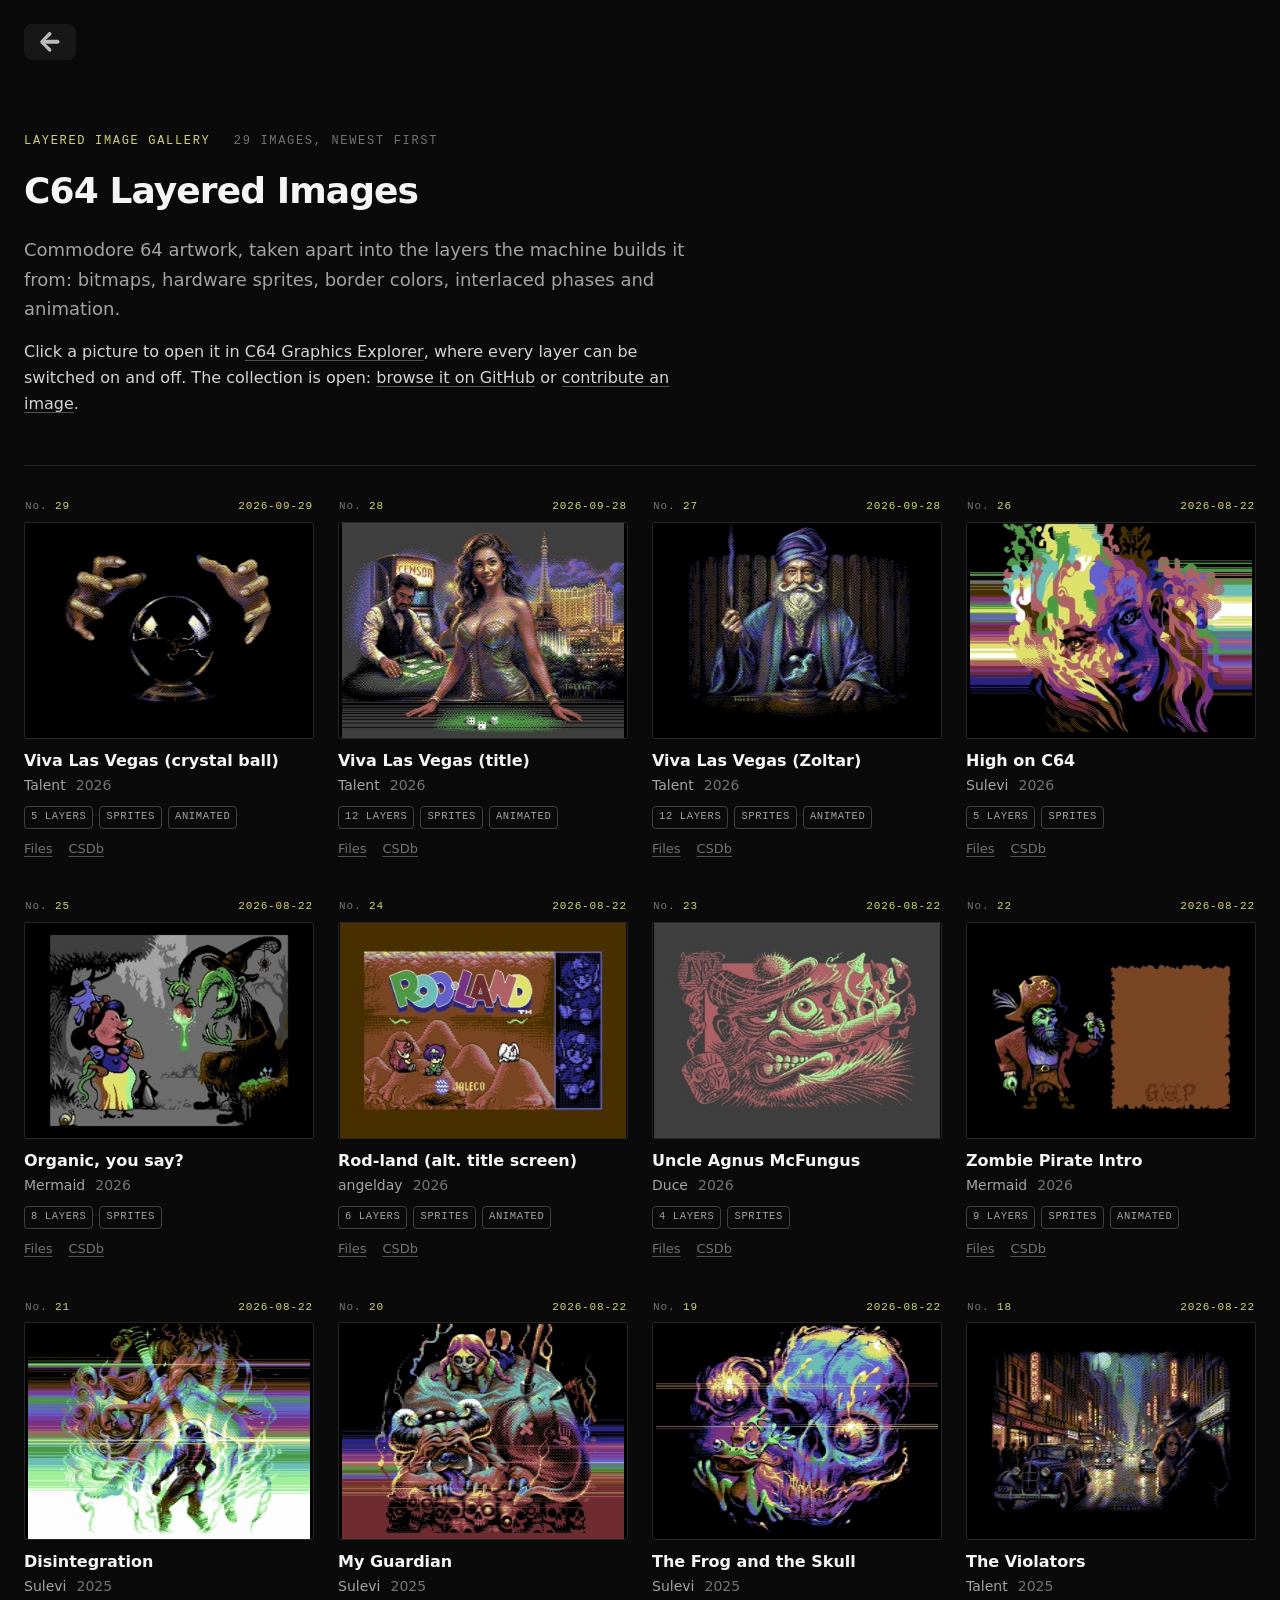
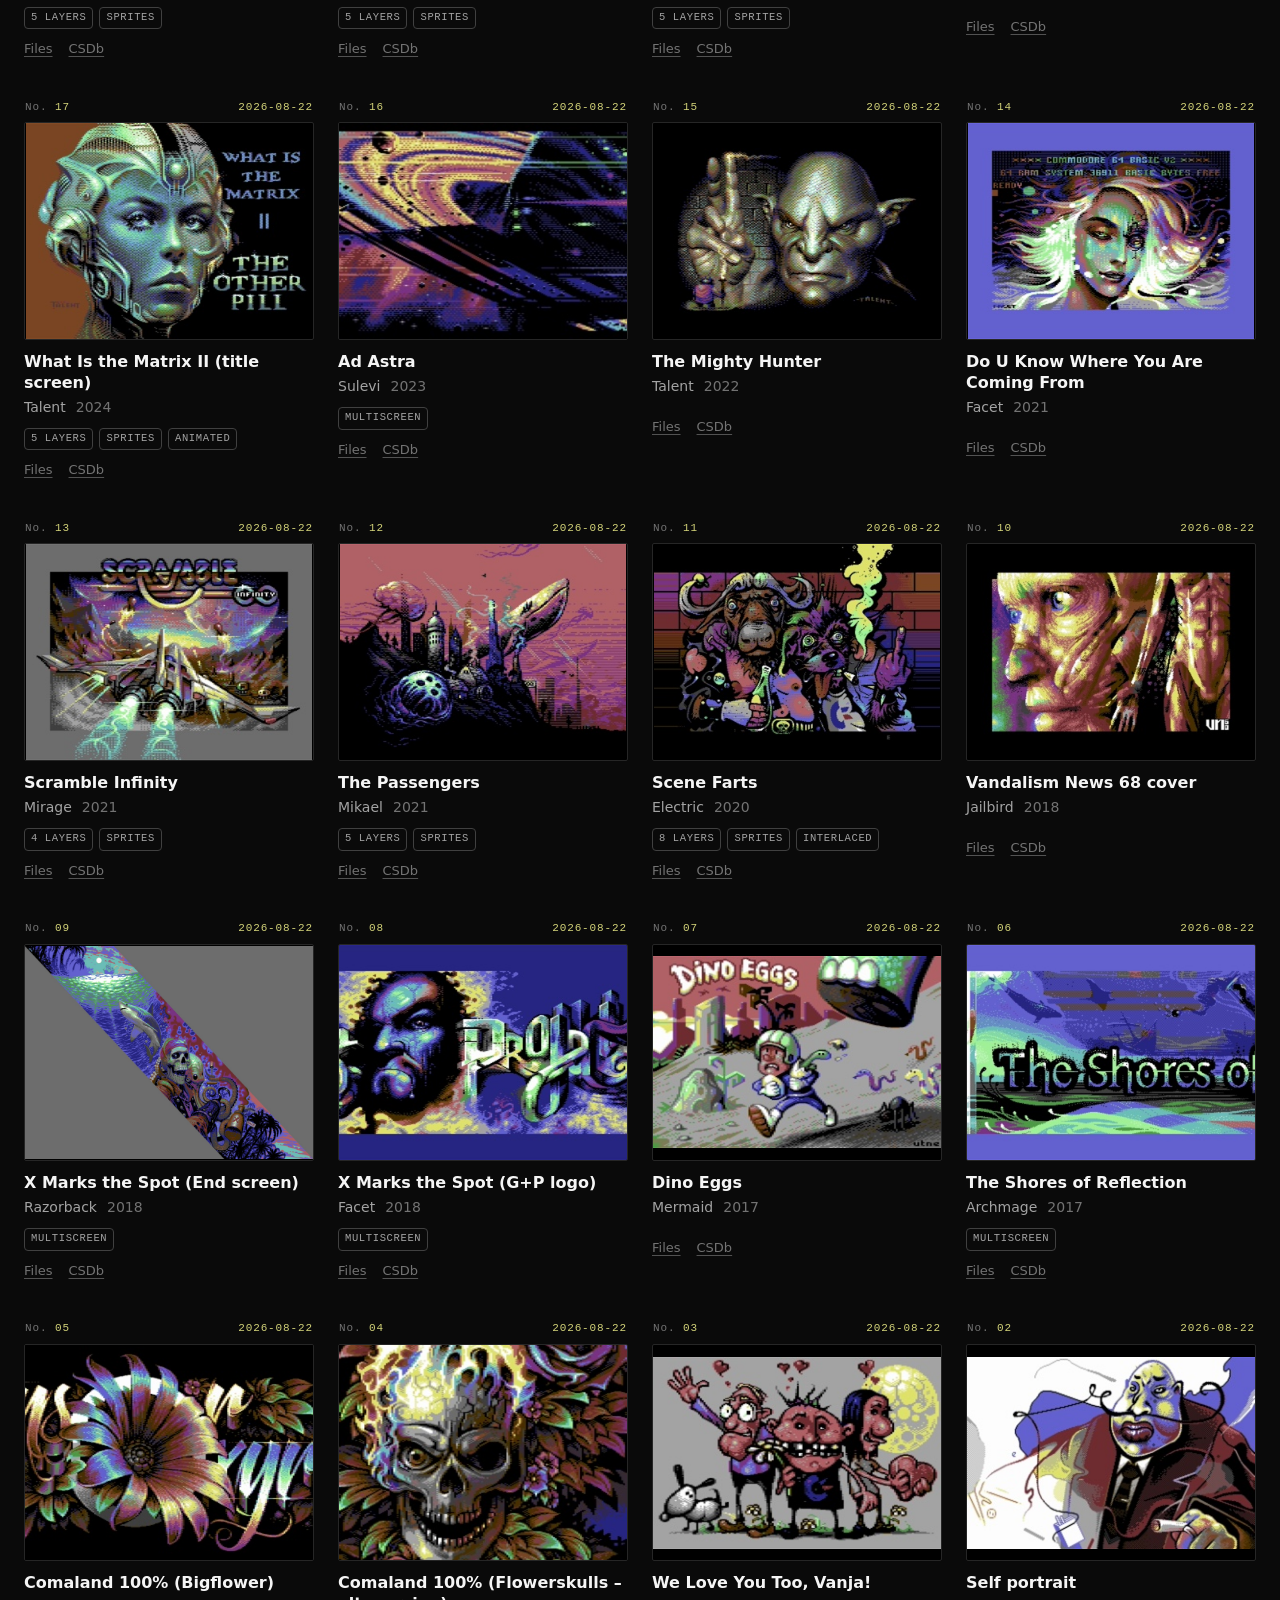
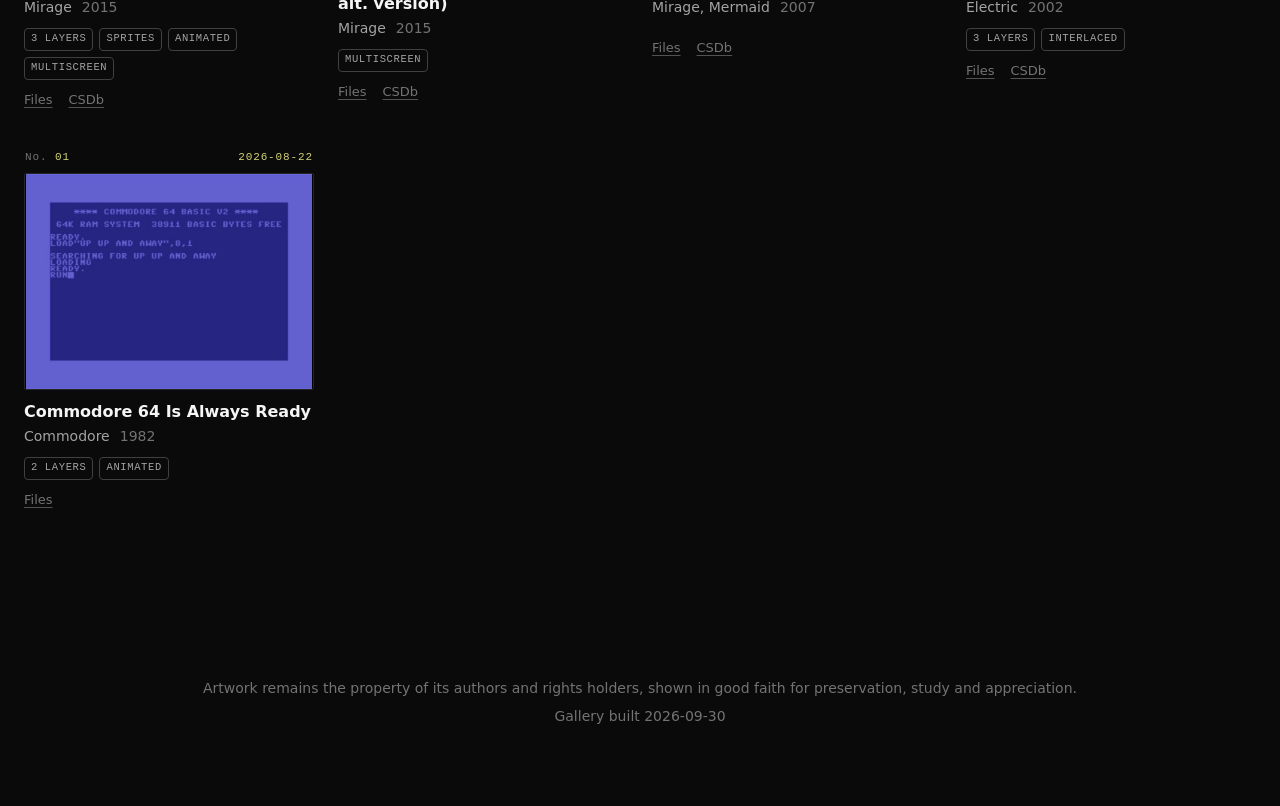
<file: gallery/index.html>
<!DOCTYPE html>
<html lang="en">

<head>
    <meta charset="UTF-8">
    <meta name="viewport" content="width=device-width, initial-scale=1.0">
    <title>Gallery — C64 Graphics Explorer</title>
    <link rel="icon" type="image/png" href="../favico.png">
    <meta name="description"
        content="Commodore 64 artwork taken apart into the layers the machine builds it from. Open any image in C64 Graphics Explorer.">
    <link rel="canonical" href="https://c64graphicsexplorer.com/gallery/">
    <meta property="og:type" content="website">
    <meta property="og:site_name" content="C64 Graphics Explorer">
    <meta property="og:title" content="Gallery — C64 Graphics Explorer">
    <meta property="og:description"
        content="Commodore 64 artwork taken apart into the layers the machine builds it from. Open any image in C64 Graphics Explorer.">
    <meta property="og:url" content="https://c64graphicsexplorer.com/gallery/">
    <meta property="og:image" content="https://c64graphicsexplorer.com/c64ge_og.png">
    <meta property="og:image:width" content="1200">
    <meta property="og:image:height" content="630">
    <meta property="og:image:alt" content="C64 pixel art portrait with a magnified detail in C64 Graphics Explorer">
    <meta name="twitter:card" content="summary_large_image">
    <meta name="twitter:title" content="Gallery — C64 Graphics Explorer">
    <meta name="twitter:description"
        content="Commodore 64 artwork taken apart into the layers the machine builds it from. Open any image in C64 Graphics Explorer.">
    <meta name="twitter:image" content="https://c64graphicsexplorer.com/c64ge_og.png">
    <meta name="twitter:image:alt" content="C64 pixel art portrait with a magnified detail in C64 Graphics Explorer">
    <link rel="stylesheet" href="../styles.css?v=20260929-1">
</head>

<body class="bg-neutral-950 text-neutral-100 font-sans antialiased">

    <!-- Generated by tools/build-gallery.py from https://github.com/angelday/c64-layered-images. Do not edit. -->

    <!-- Back Navigation -->
    <nav class="sticky top-0 z-50 w-full px-6">
        <div
            class="absolute inset-x-0 top-0 h-32 bg-gradient-to-b from-neutral-950 via-neutral-950/80 to-transparent pointer-events-none">
        </div>
        <div class="relative py-6 max-w-7xl mx-auto">
            <a href="../index.html"
                class="group inline-flex items-center gap-2 text-neutral-400 bg-neutral-900 px-4 py-2 rounded-lg hover:bg-neutral-800 hover:text-white transition-all">
                <img src="../arrow_left.svg" alt="Back to C64 Graphics Explorer"
                    class="w-5 h-5 invert opacity-70 group-hover:opacity-100 transition-opacity">
            </a>
        </div>
    </nav>

    <main class="gallery">
        <header class="gallery-masthead">
            <p class="gallery-kicker">Layered image gallery <span>29 images, newest first</span></p>
            <h1 class="gallery-title">C64 Layered Images</h1>
            <p class="gallery-lede">
                Commodore 64 artwork, taken apart into the layers the machine builds it from: bitmaps, hardware
                sprites, border colors, interlaced phases and animation.
            </p>
            <p class="gallery-howto">
                Click a picture to open it in <a href="https://apps.apple.com/app/c64-graphics-explorer/id6759177386">C64 Graphics Explorer</a>, where every layer
                can be switched on and off. The collection is open:
                <a href="https://github.com/angelday/c64-layered-images" target="_blank" rel="noopener noreferrer">browse it on GitHub</a> or
                <a href="https://github.com/angelday/c64-layered-images/blob/main/CONTRIBUTING.md" target="_blank" rel="noopener noreferrer">contribute
                    an image</a>.
            </p>
        </header>

        <div class="gallery-sheet">
            <article class="gallery-frame" data-shot="fit">
                <a class="gallery-open" href="c64ge://layered?id=viva-las-vegas-crystal-ball" title="Open in C64 Graphics Explorer">
                    <div class="gallery-edge"><span class="gallery-number">29</span><time datetime="2026-09-29T08:22:39Z">2026-09-29</time></div>
                    <div class="gallery-shot">
                        <img src="images/viva-las-vegas-crystal-ball/preview.jpg" width="383" height="293"
                            alt="Viva Las Vegas (crystal ball) by Talent" loading="lazy" decoding="async">
                    </div>
                    <h2 class="gallery-name">Viva Las Vegas (crystal ball)</h2>
                </a>
                <p class="gallery-byline">Talent <span>2026</span></p>
                <ul class="gallery-tags"><li>5 layers</li><li>Sprites</li><li>Animated</li></ul>
                <p class="gallery-links"><a href="https://github.com/angelday/c64-layered-images/tree/main/images/viva-las-vegas-crystal-ball" target="_blank" rel="noopener noreferrer">Files</a> <a href="https://csdb.dk/release/?id=264488" target="_blank" rel="noopener noreferrer">CSDb</a></p>
            </article>
            <article class="gallery-frame" data-shot="fit">
                <a class="gallery-open" href="c64ge://layered?id=viva-las-vegas-title" title="Open in C64 Graphics Explorer">
                    <div class="gallery-edge"><span class="gallery-number">28</span><time datetime="2026-09-28T19:50:23Z">2026-09-28</time></div>
                    <div class="gallery-shot">
                        <img src="images/viva-las-vegas-title/preview.jpg" width="383" height="293"
                            alt="Viva Las Vegas (title) by Talent" loading="lazy" decoding="async">
                    </div>
                    <h2 class="gallery-name">Viva Las Vegas (title)</h2>
                </a>
                <p class="gallery-byline">Talent <span>2026</span></p>
                <ul class="gallery-tags"><li>12 layers</li><li>Sprites</li><li>Animated</li></ul>
                <p class="gallery-links"><a href="https://github.com/angelday/c64-layered-images/tree/main/images/viva-las-vegas-title" target="_blank" rel="noopener noreferrer">Files</a> <a href="https://csdb.dk/release/?id=264488" target="_blank" rel="noopener noreferrer">CSDb</a></p>
            </article>
            <article class="gallery-frame" data-shot="fit">
                <a class="gallery-open" href="c64ge://layered?id=viva-las-vegas-zoltar" title="Open in C64 Graphics Explorer">
                    <div class="gallery-edge"><span class="gallery-number">27</span><time datetime="2026-09-28T19:50:23Z">2026-09-28</time></div>
                    <div class="gallery-shot">
                        <img src="images/viva-las-vegas-zoltar/preview.jpg" width="383" height="293"
                            alt="Viva Las Vegas (Zoltar) by Talent" loading="lazy" decoding="async">
                    </div>
                    <h2 class="gallery-name">Viva Las Vegas (Zoltar)</h2>
                </a>
                <p class="gallery-byline">Talent <span>2026</span></p>
                <ul class="gallery-tags"><li>12 layers</li><li>Sprites</li><li>Animated</li></ul>
                <p class="gallery-links"><a href="https://github.com/angelday/c64-layered-images/tree/main/images/viva-las-vegas-zoltar" target="_blank" rel="noopener noreferrer">Files</a> <a href="https://csdb.dk/release/?id=264488" target="_blank" rel="noopener noreferrer">CSDb</a></p>
            </article>
            <article class="gallery-frame" data-shot="fit">
                <a class="gallery-open" href="c64ge://layered?id=high-on-c64" title="Open in C64 Graphics Explorer">
                    <div class="gallery-edge"><span class="gallery-number">26</span><time datetime="2026-08-22T21:23:18Z">2026-08-22</time></div>
                    <div class="gallery-shot">
                        <img src="images/high-on-c64/preview.jpg" width="383" height="293"
                            alt="High on C64 by Sulevi" loading="lazy" decoding="async">
                    </div>
                    <h2 class="gallery-name">High on C64</h2>
                </a>
                <p class="gallery-byline">Sulevi <span>2026</span></p>
                <ul class="gallery-tags"><li>5 layers</li><li>Sprites</li></ul>
                <p class="gallery-links"><a href="https://github.com/angelday/c64-layered-images/tree/main/images/high-on-c64" target="_blank" rel="noopener noreferrer">Files</a> <a href="https://csdb.dk/release/?id=263403" target="_blank" rel="noopener noreferrer">CSDb</a></p>
            </article>
            <article class="gallery-frame" data-shot="fit">
                <a class="gallery-open" href="c64ge://layered?id=organic-you-say" title="Open in C64 Graphics Explorer">
                    <div class="gallery-edge"><span class="gallery-number">25</span><time datetime="2026-08-22T21:23:18Z">2026-08-22</time></div>
                    <div class="gallery-shot">
                        <img src="images/organic-you-say/preview.jpg" width="360" height="272"
                            alt="Organic, you say? by Mermaid" loading="lazy" decoding="async">
                    </div>
                    <h2 class="gallery-name">Organic, you say?</h2>
                </a>
                <p class="gallery-byline">Mermaid <span>2026</span></p>
                <ul class="gallery-tags"><li>8 layers</li><li>Sprites</li></ul>
                <p class="gallery-links"><a href="https://github.com/angelday/c64-layered-images/tree/main/images/organic-you-say" target="_blank" rel="noopener noreferrer">Files</a> <a href="https://csdb.dk/release/?id=259041" target="_blank" rel="noopener noreferrer">CSDb</a></p>
            </article>
            <article class="gallery-frame" data-shot="fit">
                <a class="gallery-open" href="c64ge://layered?id=rodland" title="Open in C64 Graphics Explorer">
                    <div class="gallery-edge"><span class="gallery-number">24</span><time datetime="2026-08-22T21:23:18Z">2026-08-22</time></div>
                    <div class="gallery-shot">
                        <img src="images/rodland/preview.jpg" width="360" height="272"
                            alt="Rod-land (alt. title screen) by angelday" loading="lazy" decoding="async">
                    </div>
                    <h2 class="gallery-name">Rod-land (alt. title screen)</h2>
                </a>
                <p class="gallery-byline">angelday <span>2026</span></p>
                <ul class="gallery-tags"><li>6 layers</li><li>Sprites</li><li>Animated</li></ul>
                <p class="gallery-links"><a href="https://github.com/angelday/c64-layered-images/tree/main/images/rodland" target="_blank" rel="noopener noreferrer">Files</a> <a href="https://csdb.dk/release/?id=260227" target="_blank" rel="noopener noreferrer">CSDb</a></p>
            </article>
            <article class="gallery-frame" data-shot="fit">
                <a class="gallery-open" href="c64ge://layered?id=uncle-agnus-mcfungus" title="Open in C64 Graphics Explorer">
                    <div class="gallery-edge"><span class="gallery-number">23</span><time datetime="2026-08-22T21:23:18Z">2026-08-22</time></div>
                    <div class="gallery-shot">
                        <img src="images/uncle-agnus-mcfungus/preview.jpg" width="360" height="272"
                            alt="Uncle Agnus McFungus by Duce" loading="lazy" decoding="async">
                    </div>
                    <h2 class="gallery-name">Uncle Agnus McFungus</h2>
                </a>
                <p class="gallery-byline">Duce <span>2026</span></p>
                <ul class="gallery-tags"><li>4 layers</li><li>Sprites</li></ul>
                <p class="gallery-links"><a href="https://github.com/angelday/c64-layered-images/tree/main/images/uncle-agnus-mcfungus" target="_blank" rel="noopener noreferrer">Files</a> <a href="https://csdb.dk/release/?id=260473" target="_blank" rel="noopener noreferrer">CSDb</a></p>
            </article>
            <article class="gallery-frame" data-shot="fit">
                <a class="gallery-open" href="c64ge://layered?id=zombie-pirate-intro" title="Open in C64 Graphics Explorer">
                    <div class="gallery-edge"><span class="gallery-number">22</span><time datetime="2026-08-22T21:23:18Z">2026-08-22</time></div>
                    <div class="gallery-shot">
                        <img src="images/zombie-pirate-intro/preview.jpg" width="360" height="272"
                            alt="Zombie Pirate Intro by Mermaid" loading="lazy" decoding="async">
                    </div>
                    <h2 class="gallery-name">Zombie Pirate Intro</h2>
                </a>
                <p class="gallery-byline">Mermaid <span>2026</span></p>
                <ul class="gallery-tags"><li>9 layers</li><li>Sprites</li><li>Animated</li></ul>
                <p class="gallery-links"><a href="https://github.com/angelday/c64-layered-images/tree/main/images/zombie-pirate-intro" target="_blank" rel="noopener noreferrer">Files</a> <a href="https://csdb.dk/release/?id=259773" target="_blank" rel="noopener noreferrer">CSDb</a></p>
            </article>
            <article class="gallery-frame" data-shot="fit">
                <a class="gallery-open" href="c64ge://layered?id=disintegration" title="Open in C64 Graphics Explorer">
                    <div class="gallery-edge"><span class="gallery-number">21</span><time datetime="2026-08-22T21:23:18Z">2026-08-22</time></div>
                    <div class="gallery-shot">
                        <img src="images/disintegration/preview.jpg" width="383" height="293"
                            alt="Disintegration by Sulevi" loading="lazy" decoding="async">
                    </div>
                    <h2 class="gallery-name">Disintegration</h2>
                </a>
                <p class="gallery-byline">Sulevi <span>2025</span></p>
                <ul class="gallery-tags"><li>5 layers</li><li>Sprites</li></ul>
                <p class="gallery-links"><a href="https://github.com/angelday/c64-layered-images/tree/main/images/disintegration" target="_blank" rel="noopener noreferrer">Files</a> <a href="https://csdb.dk/release/?id=257547" target="_blank" rel="noopener noreferrer">CSDb</a></p>
            </article>
            <article class="gallery-frame" data-shot="fit">
                <a class="gallery-open" href="c64ge://layered?id=my-guardian" title="Open in C64 Graphics Explorer">
                    <div class="gallery-edge"><span class="gallery-number">20</span><time datetime="2026-08-22T21:23:18Z">2026-08-22</time></div>
                    <div class="gallery-shot">
                        <img src="images/my-guardian/preview.jpg" width="383" height="293"
                            alt="My Guardian by Sulevi" loading="lazy" decoding="async">
                    </div>
                    <h2 class="gallery-name">My Guardian</h2>
                </a>
                <p class="gallery-byline">Sulevi <span>2025</span></p>
                <ul class="gallery-tags"><li>5 layers</li><li>Sprites</li></ul>
                <p class="gallery-links"><a href="https://github.com/angelday/c64-layered-images/tree/main/images/my-guardian" target="_blank" rel="noopener noreferrer">Files</a> <a href="https://csdb.dk/release/?id=252089" target="_blank" rel="noopener noreferrer">CSDb</a></p>
            </article>
            <article class="gallery-frame" data-shot="fit">
                <a class="gallery-open" href="c64ge://layered?id=the-frog-and-the-skull" title="Open in C64 Graphics Explorer">
                    <div class="gallery-edge"><span class="gallery-number">19</span><time datetime="2026-08-22T21:23:18Z">2026-08-22</time></div>
                    <div class="gallery-shot">
                        <img src="images/the-frog-and-the-skull/preview.jpg" width="383" height="293"
                            alt="The Frog and the Skull by Sulevi" loading="lazy" decoding="async">
                    </div>
                    <h2 class="gallery-name">The Frog and the Skull</h2>
                </a>
                <p class="gallery-byline">Sulevi <span>2025</span></p>
                <ul class="gallery-tags"><li>5 layers</li><li>Sprites</li></ul>
                <p class="gallery-links"><a href="https://github.com/angelday/c64-layered-images/tree/main/images/the-frog-and-the-skull" target="_blank" rel="noopener noreferrer">Files</a> <a href="https://csdb.dk/release/?id=249683" target="_blank" rel="noopener noreferrer">CSDb</a></p>
            </article>
            <article class="gallery-frame" data-shot="fit">
                <a class="gallery-open" href="c64ge://layered?id=the-violators" title="Open in C64 Graphics Explorer">
                    <div class="gallery-edge"><span class="gallery-number">18</span><time datetime="2026-08-22T21:23:18Z">2026-08-22</time></div>
                    <div class="gallery-shot">
                        <img src="images/the-violators/preview.jpg" width="360" height="272"
                            alt="The Violators by Talent" loading="lazy" decoding="async">
                    </div>
                    <h2 class="gallery-name">The Violators</h2>
                </a>
                <p class="gallery-byline">Talent <span>2025</span></p>
                <ul class="gallery-tags"></ul>
                <p class="gallery-links"><a href="https://github.com/angelday/c64-layered-images/tree/main/images/the-violators" target="_blank" rel="noopener noreferrer">Files</a> <a href="https://csdb.dk/release/?id=256168" target="_blank" rel="noopener noreferrer">CSDb</a></p>
            </article>
            <article class="gallery-frame" data-shot="fit">
                <a class="gallery-open" href="c64ge://layered?id=what-is-the-matrix-ii" title="Open in C64 Graphics Explorer">
                    <div class="gallery-edge"><span class="gallery-number">17</span><time datetime="2026-08-22T21:23:18Z">2026-08-22</time></div>
                    <div class="gallery-shot">
                        <img src="images/what-is-the-matrix-ii/preview.jpg" width="360" height="272"
                            alt="What Is the Matrix II (title screen) by Talent" loading="lazy" decoding="async">
                    </div>
                    <h2 class="gallery-name">What Is the Matrix II (title screen)</h2>
                </a>
                <p class="gallery-byline">Talent <span>2024</span></p>
                <ul class="gallery-tags"><li>5 layers</li><li>Sprites</li><li>Animated</li></ul>
                <p class="gallery-links"><a href="https://github.com/angelday/c64-layered-images/tree/main/images/what-is-the-matrix-ii" target="_blank" rel="noopener noreferrer">Files</a> <a href="https://csdb.dk/release/?id=247796" target="_blank" rel="noopener noreferrer">CSDb</a></p>
            </article>
            <article class="gallery-frame" data-shot="wide" style="--pan: 8.5s">
                <a class="gallery-open" href="c64ge://layered?id=ad-astra" title="Open in C64 Graphics Explorer">
                    <div class="gallery-edge"><span class="gallery-number">16</span><time datetime="2026-08-22T21:23:18Z">2026-08-22</time></div>
                    <div class="gallery-shot">
                        <img src="images/ad-astra/preview.jpg" width="2250" height="208"
                            alt="Ad Astra by Sulevi" loading="lazy" decoding="async">
                    </div>
                    <h2 class="gallery-name">Ad Astra</h2>
                </a>
                <p class="gallery-byline">Sulevi <span>2023</span></p>
                <ul class="gallery-tags"><li>Multiscreen</li></ul>
                <p class="gallery-links"><a href="https://github.com/angelday/c64-layered-images/tree/main/images/ad-astra" target="_blank" rel="noopener noreferrer">Files</a> <a href="https://csdb.dk/release/?id=235542" target="_blank" rel="noopener noreferrer">CSDb</a></p>
            </article>
            <article class="gallery-frame" data-shot="fit">
                <a class="gallery-open" href="c64ge://layered?id=the-mighty-hunter" title="Open in C64 Graphics Explorer">
                    <div class="gallery-edge"><span class="gallery-number">15</span><time datetime="2026-08-22T21:23:18Z">2026-08-22</time></div>
                    <div class="gallery-shot">
                        <img src="images/the-mighty-hunter/preview.jpg" width="360" height="272"
                            alt="The Mighty Hunter by Talent" loading="lazy" decoding="async">
                    </div>
                    <h2 class="gallery-name">The Mighty Hunter</h2>
                </a>
                <p class="gallery-byline">Talent <span>2022</span></p>
                <ul class="gallery-tags"></ul>
                <p class="gallery-links"><a href="https://github.com/angelday/c64-layered-images/tree/main/images/the-mighty-hunter" target="_blank" rel="noopener noreferrer">Files</a> <a href="https://csdb.dk/release/?id=220094" target="_blank" rel="noopener noreferrer">CSDb</a></p>
            </article>
            <article class="gallery-frame" data-shot="fit">
                <a class="gallery-open" href="c64ge://layered?id=do-u-know-where-you-are-coming-from" title="Open in C64 Graphics Explorer">
                    <div class="gallery-edge"><span class="gallery-number">14</span><time datetime="2026-08-22T21:23:18Z">2026-08-22</time></div>
                    <div class="gallery-shot">
                        <img src="images/do-u-know-where-you-are-coming-from/preview.jpg" width="360" height="272"
                            alt="Do U Know Where You Are Coming From by Facet" loading="lazy" decoding="async">
                    </div>
                    <h2 class="gallery-name">Do U Know Where You Are Coming From</h2>
                </a>
                <p class="gallery-byline">Facet <span>2021</span></p>
                <ul class="gallery-tags"></ul>
                <p class="gallery-links"><a href="https://github.com/angelday/c64-layered-images/tree/main/images/do-u-know-where-you-are-coming-from" target="_blank" rel="noopener noreferrer">Files</a> <a href="https://csdb.dk/release/?id=211681" target="_blank" rel="noopener noreferrer">CSDb</a></p>
            </article>
            <article class="gallery-frame" data-shot="fit">
                <a class="gallery-open" href="c64ge://layered?id=scramble-infinity" title="Open in C64 Graphics Explorer">
                    <div class="gallery-edge"><span class="gallery-number">13</span><time datetime="2026-08-22T21:23:18Z">2026-08-22</time></div>
                    <div class="gallery-shot">
                        <img src="images/scramble-infinity/preview.jpg" width="360" height="272"
                            alt="Scramble Infinity by Mirage" loading="lazy" decoding="async">
                    </div>
                    <h2 class="gallery-name">Scramble Infinity</h2>
                </a>
                <p class="gallery-byline">Mirage <span>2021</span></p>
                <ul class="gallery-tags"><li>4 layers</li><li>Sprites</li></ul>
                <p class="gallery-links"><a href="https://github.com/angelday/c64-layered-images/tree/main/images/scramble-infinity" target="_blank" rel="noopener noreferrer">Files</a> <a href="https://csdb.dk/release/?id=212252" target="_blank" rel="noopener noreferrer">CSDb</a></p>
            </article>
            <article class="gallery-frame" data-shot="fit">
                <a class="gallery-open" href="c64ge://layered?id=the-passengers" title="Open in C64 Graphics Explorer">
                    <div class="gallery-edge"><span class="gallery-number">12</span><time datetime="2026-08-22T21:23:18Z">2026-08-22</time></div>
                    <div class="gallery-shot">
                        <img src="images/the-passengers/preview.jpg" width="360" height="272"
                            alt="The Passengers by Mikael" loading="lazy" decoding="async">
                    </div>
                    <h2 class="gallery-name">The Passengers</h2>
                </a>
                <p class="gallery-byline">Mikael <span>2021</span></p>
                <ul class="gallery-tags"><li>5 layers</li><li>Sprites</li></ul>
                <p class="gallery-links"><a href="https://github.com/angelday/c64-layered-images/tree/main/images/the-passengers" target="_blank" rel="noopener noreferrer">Files</a> <a href="https://csdb.dk/release/?id=211680" target="_blank" rel="noopener noreferrer">CSDb</a></p>
            </article>
            <article class="gallery-frame" data-shot="fit">
                <a class="gallery-open" href="c64ge://layered?id=scene-farts" title="Open in C64 Graphics Explorer">
                    <div class="gallery-edge"><span class="gallery-number">11</span><time datetime="2026-08-22T21:23:18Z">2026-08-22</time></div>
                    <div class="gallery-shot">
                        <img src="images/scene-farts/preview.jpg" width="360" height="272"
                            alt="Scene Farts by Electric" loading="lazy" decoding="async">
                    </div>
                    <h2 class="gallery-name">Scene Farts</h2>
                </a>
                <p class="gallery-byline">Electric <span>2020</span></p>
                <ul class="gallery-tags"><li>8 layers</li><li>Sprites</li><li>Interlaced</li></ul>
                <p class="gallery-links"><a href="https://github.com/angelday/c64-layered-images/tree/main/images/scene-farts" target="_blank" rel="noopener noreferrer">Files</a> <a href="https://csdb.dk/release/?id=196276" target="_blank" rel="noopener noreferrer">CSDb</a></p>
            </article>
            <article class="gallery-frame" data-shot="fit">
                <a class="gallery-open" href="c64ge://layered?id=vandalism-news-68-cover" title="Open in C64 Graphics Explorer">
                    <div class="gallery-edge"><span class="gallery-number">10</span><time datetime="2026-08-22T21:23:18Z">2026-08-22</time></div>
                    <div class="gallery-shot">
                        <img src="images/vandalism-news-68-cover/preview.jpg" width="360" height="272"
                            alt="Vandalism News 68 cover by Jailbird" loading="lazy" decoding="async">
                    </div>
                    <h2 class="gallery-name">Vandalism News 68 cover</h2>
                </a>
                <p class="gallery-byline">Jailbird <span>2018</span></p>
                <ul class="gallery-tags"></ul>
                <p class="gallery-links"><a href="https://github.com/angelday/c64-layered-images/tree/main/images/vandalism-news-68-cover" target="_blank" rel="noopener noreferrer">Files</a> <a href="https://csdb.dk/release/?id=171312" target="_blank" rel="noopener noreferrer">CSDb</a></p>
            </article>
            <article class="gallery-frame" data-shot="fit">
                <a class="gallery-open" href="c64ge://layered?id=x-marks-the-spot-end-screen" title="Open in C64 Graphics Explorer">
                    <div class="gallery-edge"><span class="gallery-number">09</span><time datetime="2026-08-22T21:23:18Z">2026-08-22</time></div>
                    <div class="gallery-shot">
                        <img src="images/x-marks-the-spot-end-screen/preview.jpg" width="1560" height="1152"
                            alt="X Marks the Spot (End screen) by Razorback" loading="lazy" decoding="async">
                    </div>
                    <h2 class="gallery-name">X Marks the Spot (End screen)</h2>
                </a>
                <p class="gallery-byline">Razorback <span>2018</span></p>
                <ul class="gallery-tags"><li>Multiscreen</li></ul>
                <p class="gallery-links"><a href="https://github.com/angelday/c64-layered-images/tree/main/images/x-marks-the-spot-end-screen" target="_blank" rel="noopener noreferrer">Files</a> <a href="https://csdb.dk/release/?id=170919" target="_blank" rel="noopener noreferrer">CSDb</a></p>
            </article>
            <article class="gallery-frame" data-shot="wide" style="--pan: 3.1s">
                <a class="gallery-open" href="c64ge://layered?id=x-marks-the-spot-gp-logo" title="Open in C64 Graphics Explorer">
                    <div class="gallery-edge"><span class="gallery-number">08</span><time datetime="2026-08-22T21:23:18Z">2026-08-22</time></div>
                    <div class="gallery-shot">
                        <img src="images/x-marks-the-spot-gp-logo/preview.jpg" width="1260" height="264"
                            alt="X Marks the Spot (G+P logo) by Facet" loading="lazy" decoding="async">
                    </div>
                    <h2 class="gallery-name">X Marks the Spot (G+P logo)</h2>
                </a>
                <p class="gallery-byline">Facet <span>2018</span></p>
                <ul class="gallery-tags"><li>Multiscreen</li></ul>
                <p class="gallery-links"><a href="https://github.com/angelday/c64-layered-images/tree/main/images/x-marks-the-spot-gp-logo" target="_blank" rel="noopener noreferrer">Files</a> <a href="https://csdb.dk/release/?id=170919" target="_blank" rel="noopener noreferrer">CSDb</a></p>
            </article>
            <article class="gallery-frame" data-shot="fit">
                <a class="gallery-open" href="c64ge://layered?id=dino-eggs" title="Open in C64 Graphics Explorer">
                    <div class="gallery-edge"><span class="gallery-number">07</span><time datetime="2026-08-22T21:23:18Z">2026-08-22</time></div>
                    <div class="gallery-shot">
                        <img src="images/dino-eggs/preview.jpg" width="300" height="200"
                            alt="Dino Eggs by Mermaid" loading="lazy" decoding="async">
                    </div>
                    <h2 class="gallery-name">Dino Eggs</h2>
                </a>
                <p class="gallery-byline">Mermaid <span>2017</span></p>
                <ul class="gallery-tags"></ul>
                <p class="gallery-links"><a href="https://github.com/angelday/c64-layered-images/tree/main/images/dino-eggs" target="_blank" rel="noopener noreferrer">Files</a> <a href="https://csdb.dk/release/?id=159701" target="_blank" rel="noopener noreferrer">CSDb</a></p>
            </article>
            <article class="gallery-frame" data-shot="wide" style="--pan: 4.1s">
                <a class="gallery-open" href="c64ge://layered?id=the-shores-of-reflection" title="Open in C64 Graphics Explorer">
                    <div class="gallery-edge"><span class="gallery-number">06</span><time datetime="2026-08-22T21:23:18Z">2026-08-22</time></div>
                    <div class="gallery-shot">
                        <img src="images/the-shores-of-reflection/preview.jpg" width="1545" height="264"
                            alt="The Shores of Reflection by Archmage" loading="lazy" decoding="async">
                    </div>
                    <h2 class="gallery-name">The Shores of Reflection</h2>
                </a>
                <p class="gallery-byline">Archmage <span>2017</span></p>
                <ul class="gallery-tags"><li>Multiscreen</li></ul>
                <p class="gallery-links"><a href="https://github.com/angelday/c64-layered-images/tree/main/images/the-shores-of-reflection" target="_blank" rel="noopener noreferrer">Files</a> <a href="https://csdb.dk/release/?id=153526" target="_blank" rel="noopener noreferrer">CSDb</a></p>
            </article>
            <article class="gallery-frame" data-shot="wide" style="--pan: 3.9s">
                <a class="gallery-open" href="c64ge://layered?id=bigflower" title="Open in C64 Graphics Explorer">
                    <div class="gallery-edge"><span class="gallery-number">05</span><time datetime="2026-08-22T21:23:18Z">2026-08-22</time></div>
                    <div class="gallery-shot">
                        <img src="images/bigflower/preview.jpg" width="1500" height="264"
                            alt="Comaland 100% (Bigflower) by Mirage" loading="lazy" decoding="async">
                    </div>
                    <h2 class="gallery-name">Comaland 100% (Bigflower)</h2>
                </a>
                <p class="gallery-byline">Mirage <span>2015</span></p>
                <ul class="gallery-tags"><li>3 layers</li><li>Sprites</li><li>Animated</li><li>Multiscreen</li></ul>
                <p class="gallery-links"><a href="https://github.com/angelday/c64-layered-images/tree/main/images/bigflower" target="_blank" rel="noopener noreferrer">Files</a> <a href="https://csdb.dk/release/?id=139278" target="_blank" rel="noopener noreferrer">CSDb</a></p>
            </article>
            <article class="gallery-frame" data-shot="tall" style="--pan: 5.4s">
                <a class="gallery-open" href="c64ge://layered?id=flowerskulls-alt-version" title="Open in C64 Graphics Explorer">
                    <div class="gallery-edge"><span class="gallery-number">04</span><time datetime="2026-08-22T21:23:18Z">2026-08-22</time></div>
                    <div class="gallery-shot">
                        <img src="images/flowerskulls-alt-version/preview.jpg" width="300" height="1234"
                            alt="Comaland 100% (Flowerskulls – alt. version) by Mirage" loading="lazy" decoding="async">
                    </div>
                    <h2 class="gallery-name">Comaland 100% (Flowerskulls – alt. version)</h2>
                </a>
                <p class="gallery-byline">Mirage <span>2015</span></p>
                <ul class="gallery-tags"><li>Multiscreen</li></ul>
                <p class="gallery-links"><a href="https://github.com/angelday/c64-layered-images/tree/main/images/flowerskulls-alt-version" target="_blank" rel="noopener noreferrer">Files</a> <a href="https://csdb.dk/release/?id=139278" target="_blank" rel="noopener noreferrer">CSDb</a></p>
            </article>
            <article class="gallery-frame" data-shot="fit">
                <a class="gallery-open" href="c64ge://layered?id=we-love-you-too-vanja" title="Open in C64 Graphics Explorer">
                    <div class="gallery-edge"><span class="gallery-number">03</span><time datetime="2026-08-22T21:23:18Z">2026-08-22</time></div>
                    <div class="gallery-shot">
                        <img src="images/we-love-you-too-vanja/preview.jpg" width="300" height="200"
                            alt="We Love You Too, Vanja! by Mirage, Mermaid" loading="lazy" decoding="async">
                    </div>
                    <h2 class="gallery-name">We Love You Too, Vanja!</h2>
                </a>
                <p class="gallery-byline">Mirage, Mermaid <span>2007</span></p>
                <ul class="gallery-tags"></ul>
                <p class="gallery-links"><a href="https://github.com/angelday/c64-layered-images/tree/main/images/we-love-you-too-vanja" target="_blank" rel="noopener noreferrer">Files</a> <a href="https://csdb.dk/release/?id=48158" target="_blank" rel="noopener noreferrer">CSDb</a></p>
            </article>
            <article class="gallery-frame" data-shot="fit">
                <a class="gallery-open" href="c64ge://layered?id=electric-self-portrait" title="Open in C64 Graphics Explorer">
                    <div class="gallery-edge"><span class="gallery-number">02</span><time datetime="2026-08-22T21:23:18Z">2026-08-22</time></div>
                    <div class="gallery-shot">
                        <img src="images/electric-self-portrait/preview.jpg" width="300" height="200"
                            alt="Self portrait by Electric" loading="lazy" decoding="async">
                    </div>
                    <h2 class="gallery-name">Self portrait</h2>
                </a>
                <p class="gallery-byline">Electric <span>2002</span></p>
                <ul class="gallery-tags"><li>3 layers</li><li>Interlaced</li></ul>
                <p class="gallery-links"><a href="https://github.com/angelday/c64-layered-images/tree/main/images/electric-self-portrait" target="_blank" rel="noopener noreferrer">Files</a> <a href="https://csdb.dk/release/?id=6449" target="_blank" rel="noopener noreferrer">CSDb</a></p>
            </article>
            <article class="gallery-frame" data-shot="fit">
                <a class="gallery-open" href="c64ge://layered?id=commodore-64-is-always-ready" title="Open in C64 Graphics Explorer">
                    <div class="gallery-edge"><span class="gallery-number">01</span><time datetime="2026-08-22T21:23:18Z">2026-08-22</time></div>
                    <div class="gallery-shot">
                        <img src="images/commodore-64-is-always-ready/preview.jpg" width="360" height="272"
                            alt="Commodore 64 Is Always Ready by Commodore" loading="lazy" decoding="async">
                    </div>
                    <h2 class="gallery-name">Commodore 64 Is Always Ready</h2>
                </a>
                <p class="gallery-byline">Commodore <span>1982</span></p>
                <ul class="gallery-tags"><li>2 layers</li><li>Animated</li></ul>
                <p class="gallery-links"><a href="https://github.com/angelday/c64-layered-images/tree/main/images/commodore-64-is-always-ready" target="_blank" rel="noopener noreferrer">Files</a></p>
            </article>
        </div>
    </main>

    <!-- Footer -->
    <footer class="px-6 pt-10 pb-20">
        <div class="max-w-5xl mx-auto text-center text-neutral-500 text-sm">
            <p class="mb-2">
                Artwork remains the property of its authors and rights holders, shown in good faith for preservation,
                study and appreciation.
            </p>
            <p>Gallery built 2026-09-30</p>
        </div>
    </footer>

</body>

</html>
</file>
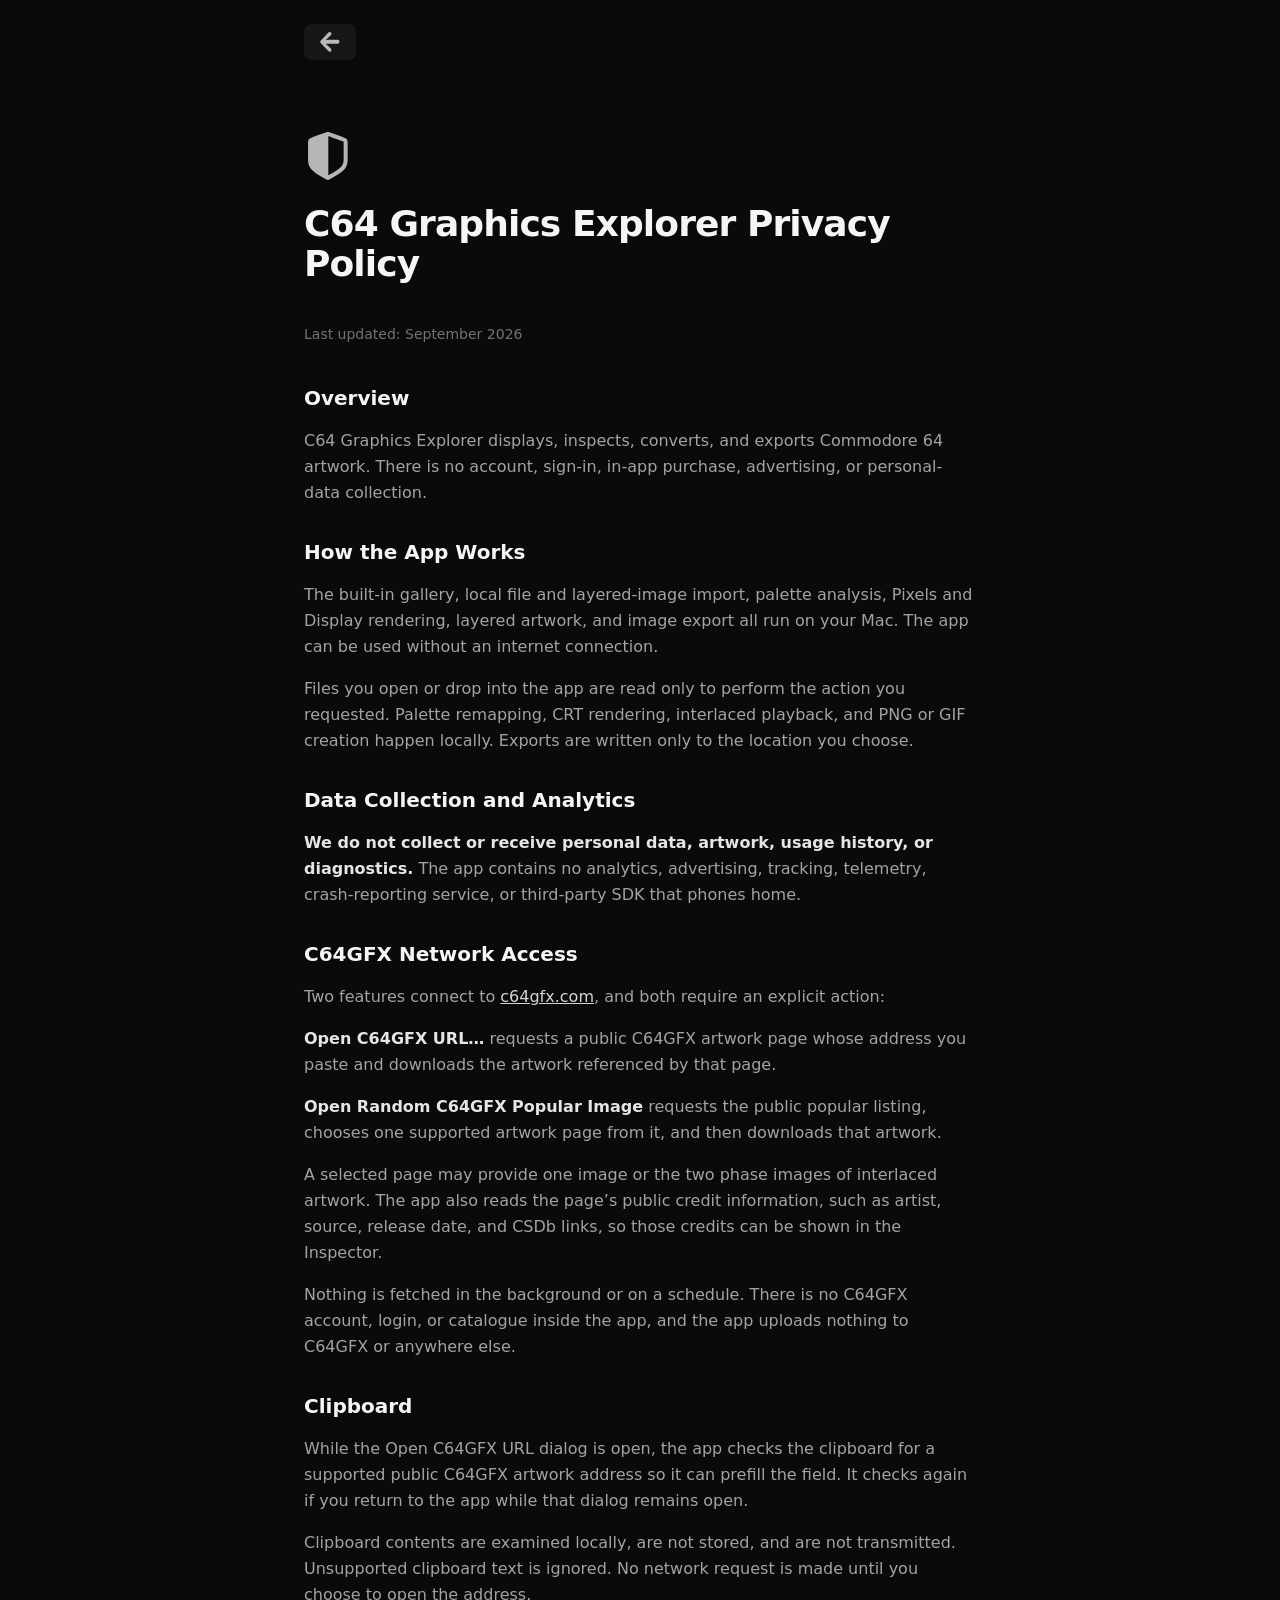
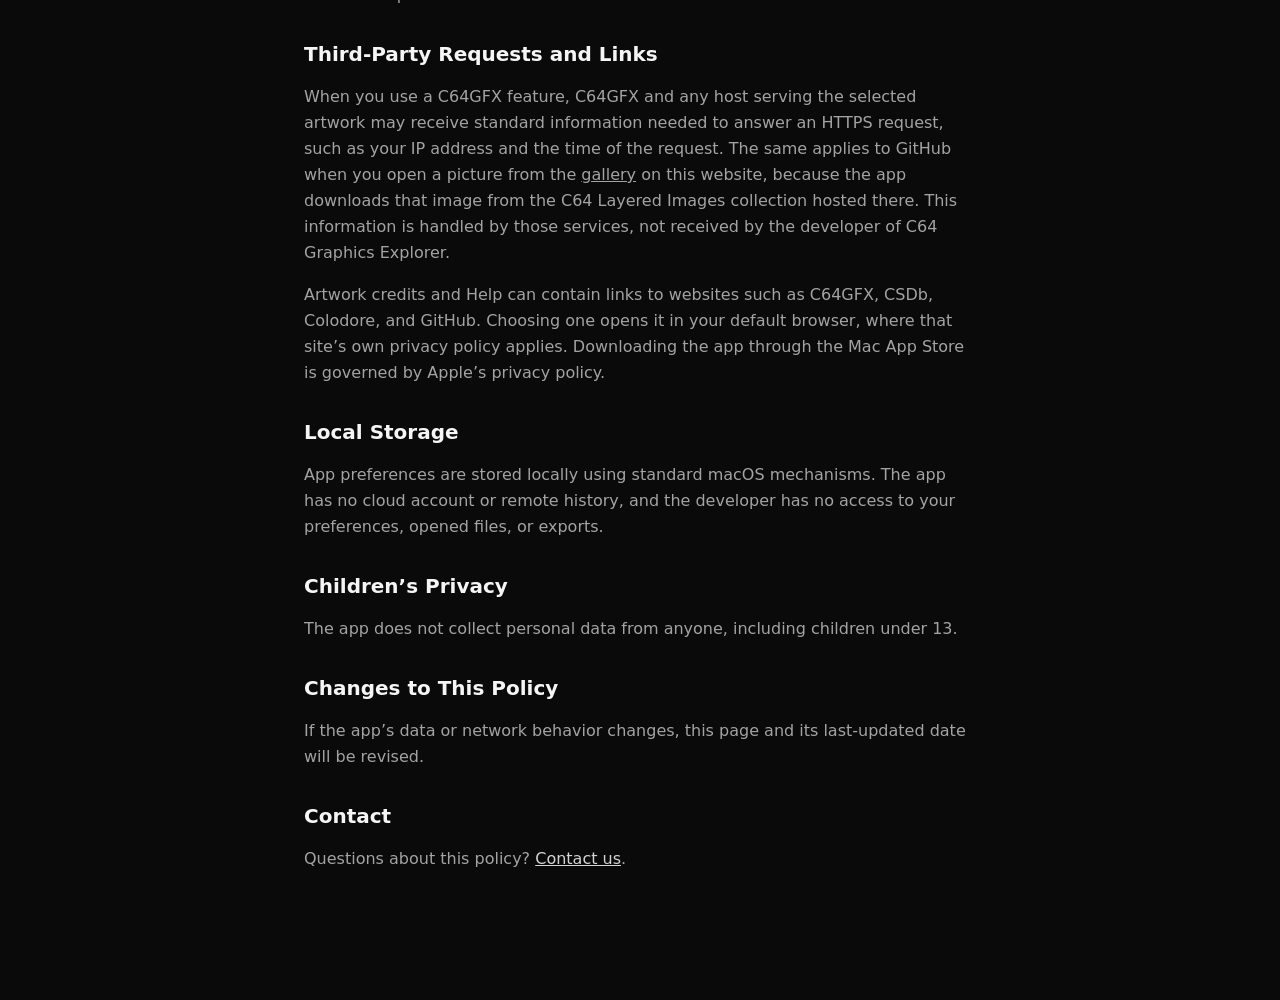
<file: privacy.html>
<!DOCTYPE html>
<html lang="en">

<head>
    <meta charset="UTF-8">
    <meta name="viewport" content="width=device-width, initial-scale=1.0">
    <title>Privacy Policy — C64 Graphics Explorer</title>
    <link rel="icon" type="image/png" href="favico.png">
    <meta name="description" content="Privacy Policy for C64 Graphics Explorer macOS app.">
    <link rel="canonical" href="https://c64graphicsexplorer.com/privacy.html">
    <meta property="og:type" content="website">
    <meta property="og:site_name" content="C64 Graphics Explorer">
    <meta property="og:title" content="Privacy Policy — C64 Graphics Explorer">
    <meta property="og:description" content="Privacy Policy for C64 Graphics Explorer macOS app.">
    <meta property="og:url" content="https://c64graphicsexplorer.com/privacy.html">
    <meta property="og:image" content="https://c64graphicsexplorer.com/c64ge_og.png">
    <meta property="og:image:width" content="1200">
    <meta property="og:image:height" content="630">
    <meta property="og:image:alt" content="C64 pixel art portrait with a magnified detail in C64 Graphics Explorer">
    <meta name="twitter:card" content="summary_large_image">
    <meta name="twitter:title" content="Privacy Policy — C64 Graphics Explorer">
    <meta name="twitter:description" content="Privacy Policy for C64 Graphics Explorer macOS app.">
    <meta name="twitter:image" content="https://c64graphicsexplorer.com/c64ge_og.png">
    <meta name="twitter:image:alt" content="C64 pixel art portrait with a magnified detail in C64 Graphics Explorer">
    <link rel="stylesheet" href="styles.css?v=20260812-3">
    <script src="link-runtime.js" defer></script>
</head>

<body class="bg-neutral-950 text-neutral-100 font-sans antialiased">

    <!-- Back Navigation -->
    <nav class="sticky top-0 z-50 w-full px-6">
        <div
            class="absolute inset-x-0 top-0 h-32 bg-gradient-to-b from-neutral-950 via-neutral-950/80 to-transparent pointer-events-none">
        </div>
        <div class="relative py-6 max-w-2xl mx-auto">
            <a href="index.html"
                class="group inline-flex items-center gap-2 text-neutral-400 bg-neutral-900 px-4 py-2 rounded-lg hover:bg-neutral-800 hover:text-white transition-all">
                <img src="arrow_left.svg" alt=""
                    class="w-5 h-5 invert opacity-70 group-hover:opacity-100 transition-opacity" aria-hidden="true">

            </a>
        </div>
    </nav>

    <!-- Privacy Policy Content -->
    <main class="px-6 pt-12 pb-16 sm:pb-32">
        <div class="max-w-2xl mx-auto">
            <img src="privacy.svg" alt="" class="w-12 h-12 invert mb-6 opacity-70" aria-hidden="true">
            <h1 class="text-3xl sm:text-4xl font-bold tracking-tight mb-10">C64 Graphics Explorer Privacy Policy</h1>
            <p class="text-sm text-neutral-500 mb-10">Last updated: September 2026</p>

            <div class="space-y-8 text-neutral-400 leading-relaxed">
                <section>
                    <h2 class="text-xl font-semibold text-neutral-100 mb-4">Overview</h2>
                    <p>
                        C64 Graphics Explorer displays, inspects, converts, and exports Commodore 64 artwork. There is
                        no
                        account, sign-in, in-app purchase, advertising, or personal-data collection.
                    </p>
                </section>

                <section>
                    <h2 class="text-xl font-semibold text-neutral-100 mb-4">How the App Works</h2>
                    <div class="space-y-4">
                        <p>
                            The built-in gallery, local file and layered-image import, palette analysis, Pixels and
                            Display rendering, layered artwork, and image export all run on your Mac. The app can be used
                            without an internet connection.
                        </p>
                        <p>
                            Files you open or drop into the app are read only to perform the action you requested.
                            Palette remapping, CRT rendering, interlaced playback, and PNG or GIF creation happen
                            locally.
                            Exports are written only to the location you choose.
                        </p>
                    </div>
                </section>

                <section>
                    <h2 class="text-xl font-semibold text-neutral-100 mb-4">Data Collection and Analytics</h2>
                    <p>
                        <strong class="text-neutral-200">We do not collect or receive personal data, artwork, usage
                            history, or diagnostics.</strong> The app contains no analytics, advertising, tracking,
                        telemetry, crash-reporting service, or third-party SDK that phones home.
                    </p>
                </section>

                <section>
                    <h2 class="text-xl font-semibold text-neutral-100 mb-4">C64GFX Network Access</h2>
                    <div class="space-y-4">
                        <p>
                            Two features connect to <a href="https://c64gfx.com" target="_blank"
                                rel="noopener noreferrer"
                                class="text-neutral-300 underline hover:text-white">c64gfx.com</a>,
                            and both require an explicit action:
                        </p>
                        <p>
                            <strong class="text-neutral-200">Open C64GFX URL…</strong> requests a public C64GFX artwork
                            page whose address you paste and downloads the artwork referenced by that page.
                        </p>
                        <p>
                            <strong class="text-neutral-200">Open Random C64GFX Popular Image</strong> requests the
                            public
                            popular listing, chooses one supported artwork page from it, and then downloads that
                            artwork.
                        </p>
                        <p>
                            A selected page may provide one image or the two phase images of interlaced artwork. The app
                            also reads the page’s public credit information, such as artist, source, release date, and
                            CSDb links, so those credits can be shown in the Inspector.
                        </p>
                        <p>
                            Nothing is fetched in the background or on a schedule. There is no C64GFX account, login, or
                            catalogue inside the app, and the app uploads nothing to C64GFX or anywhere else.
                        </p>
                    </div>
                </section>

                <section>
                    <h2 class="text-xl font-semibold text-neutral-100 mb-4">Clipboard</h2>
                    <div class="space-y-4">
                        <p>
                            While the Open C64GFX URL dialog is open, the app checks the clipboard for a supported
                            public
                            C64GFX artwork address so it can prefill the field. It checks again if you return to the app
                            while that dialog remains open.
                        </p>
                        <p>
                            Clipboard contents are examined locally, are not stored, and are not transmitted.
                            Unsupported
                            clipboard text is ignored. No network request is made until you choose to open the address.
                        </p>
                    </div>
                </section>

                <section>
                    <h2 class="text-xl font-semibold text-neutral-100 mb-4">Third-Party Requests and Links</h2>
                    <div class="space-y-4">
                        <p>
                            When you use a C64GFX feature, C64GFX and any host serving the selected artwork may receive
                            standard information needed to answer an HTTPS request, such as your IP address and the time
                            of the request. The same applies to GitHub when you open a picture from the
                            <a href="gallery/" class="underline hover:text-neutral-200">gallery</a> on this website,
                            because the app downloads that image from the C64 Layered Images collection hosted there.
                            This information is handled by those services, not received by the developer of C64
                            Graphics Explorer.
                        </p>
                        <p>
                            Artwork credits and Help can contain links to websites such as C64GFX, CSDb, Colodore, and
                            GitHub. Choosing one opens it in your default browser, where that site’s own privacy policy
                            applies. Downloading the app through the Mac App Store is governed by Apple’s privacy
                            policy.
                        </p>
                    </div>
                </section>

                <section>
                    <h2 class="text-xl font-semibold text-neutral-100 mb-4">Local Storage</h2>
                    <p>
                        App preferences are stored locally using standard macOS mechanisms. The app has no cloud account
                        or remote history, and the developer has no access to your preferences, opened files, or
                        exports.
                    </p>
                </section>

                <section>
                    <h2 class="text-xl font-semibold text-neutral-100 mb-4">Children’s Privacy</h2>
                    <p>
                        The app does not collect personal data from anyone, including children under 13.
                    </p>
                </section>

                <section>
                    <h2 class="text-xl font-semibold text-neutral-100 mb-4">Changes to This Policy</h2>
                    <p>
                        If the app’s data or network behavior changes, this page and its last-updated date will be
                        revised.
                    </p>
                </section>

                <section>
                    <h2 class="text-xl font-semibold text-neutral-100 mb-4">Contact</h2>
                    <p>
                        Questions about this policy?
                        <a href="#" data-link-token="fhPPt2JKAaQ06NmTdiQDcAOm9JdSMXlRAPq6nFGSfi0Ax6As2IR2"
                            class="text-neutral-300 underline hover:text-white">Contact us</a>.
                    </p>
                </section>
            </div>
        </div>
    </main>


</body>

</html>
</file>
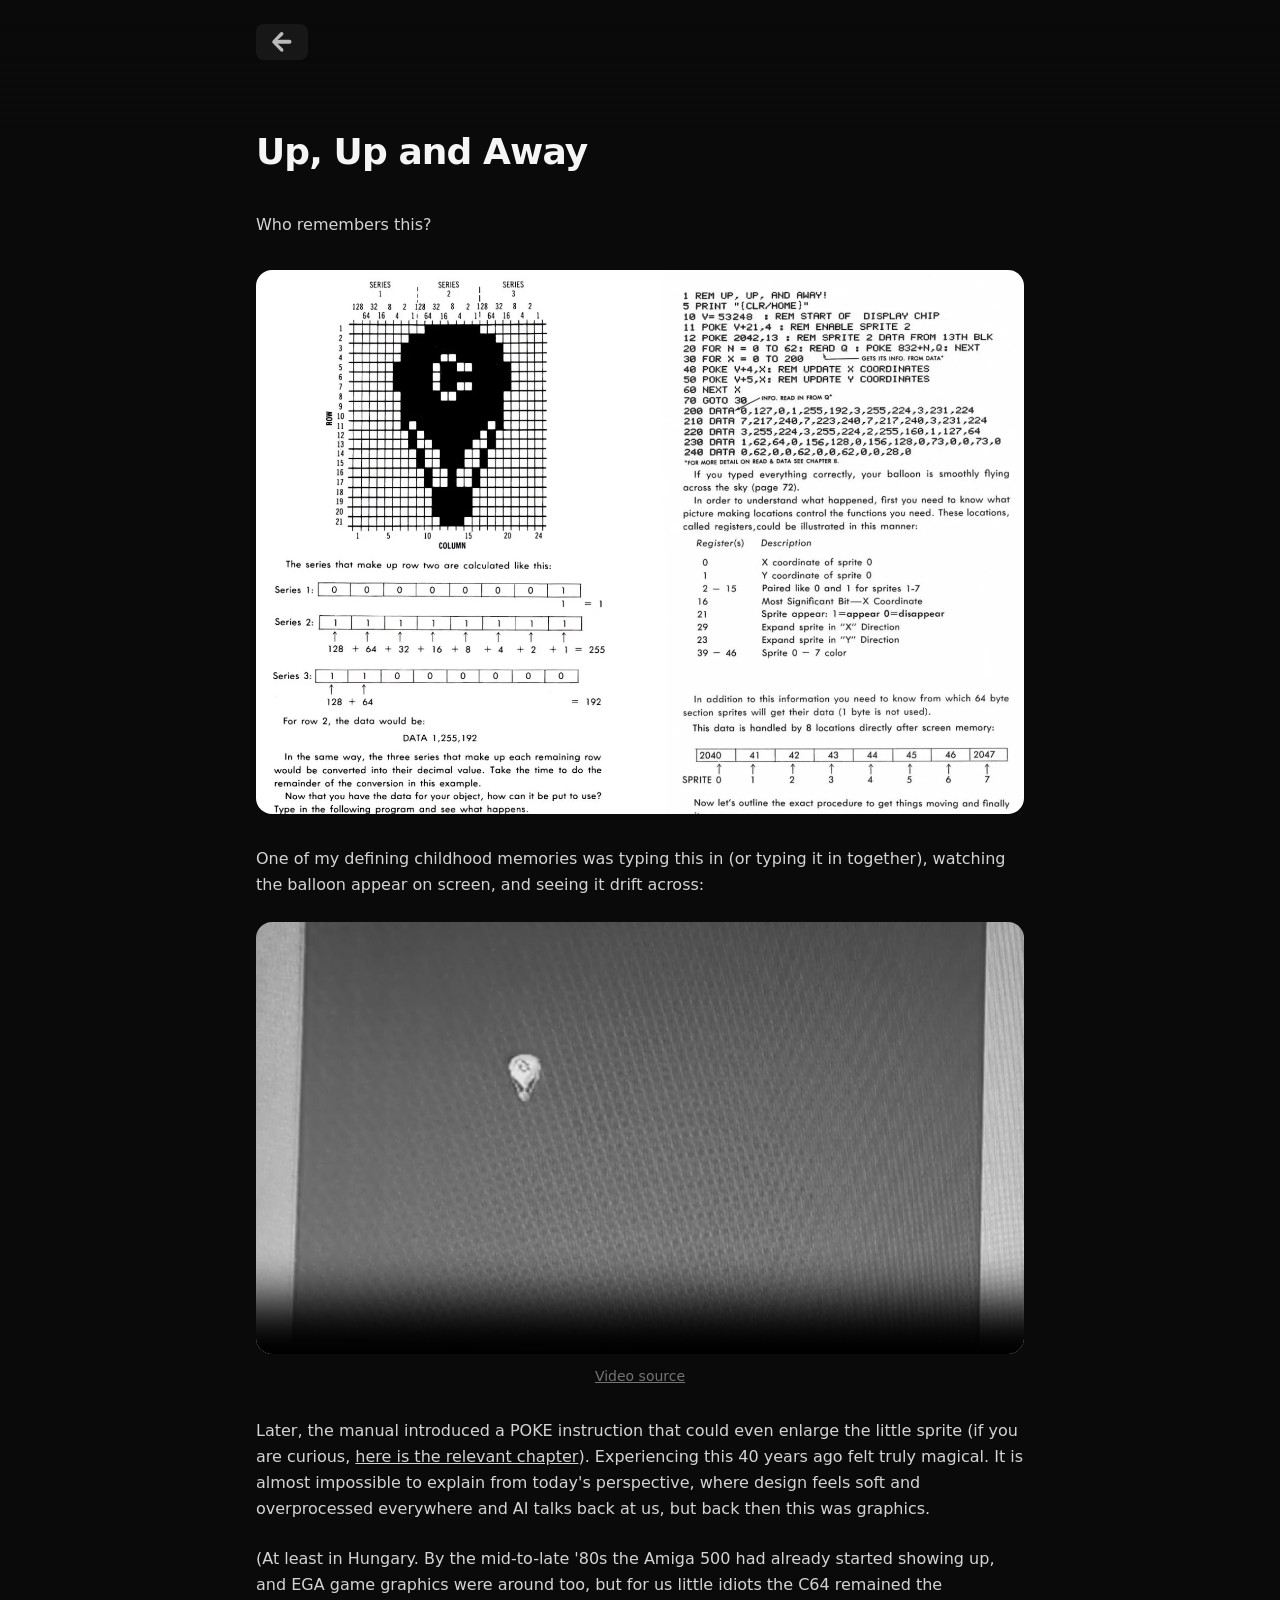
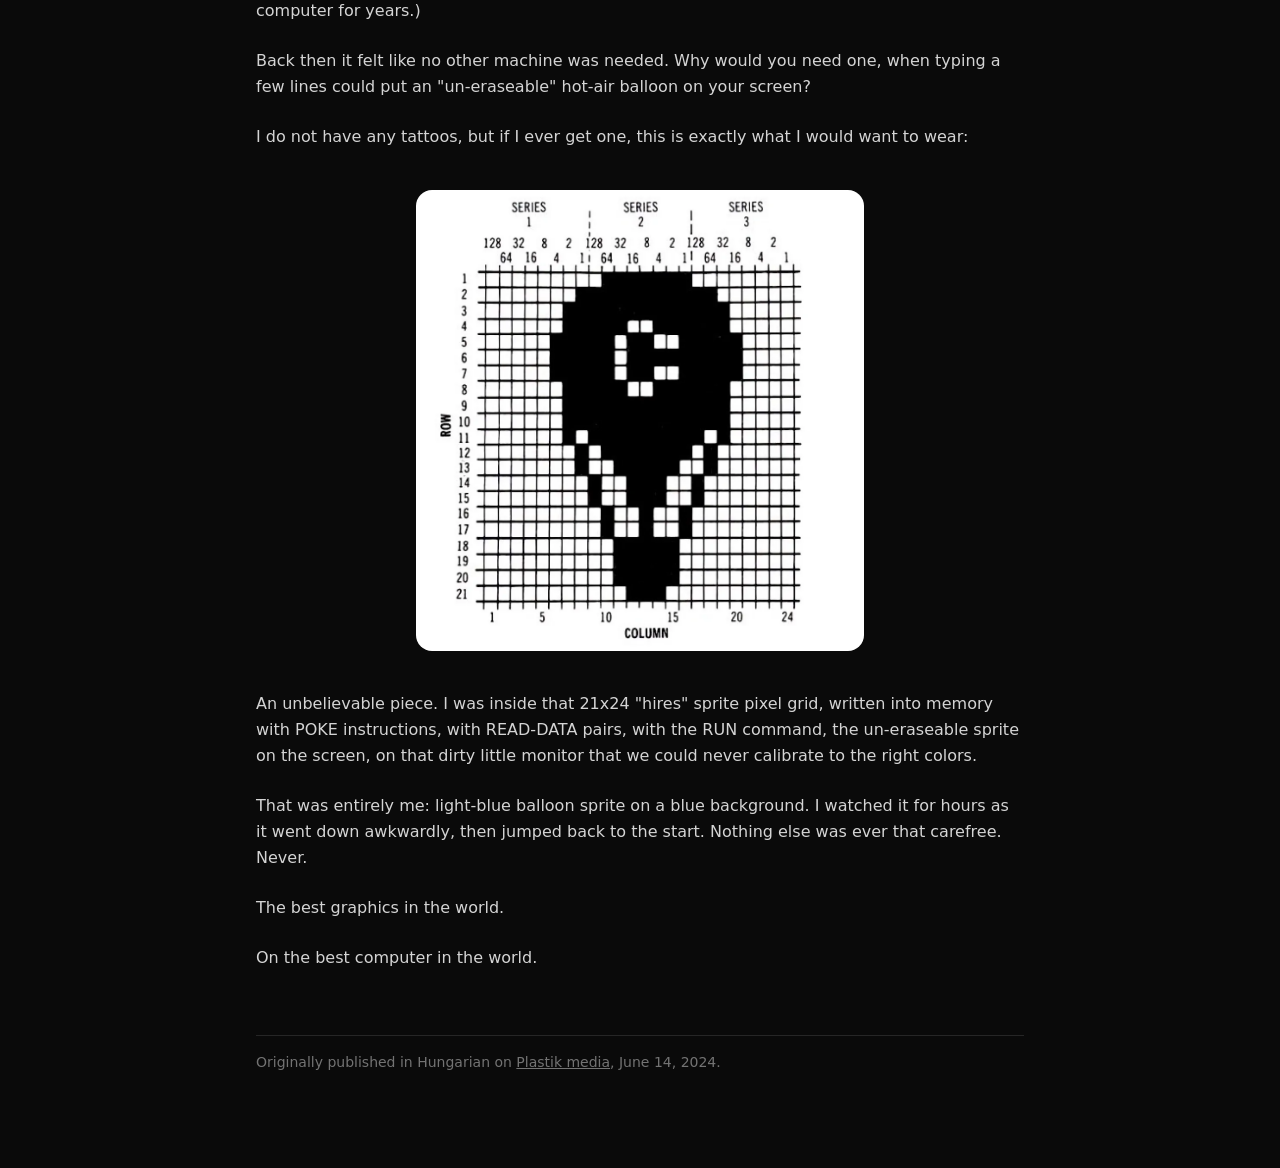
<file: remember.html>
<!DOCTYPE html>
<html lang="en">

<head>
    <meta charset="UTF-8">
    <meta name="viewport" content="width=device-width, initial-scale=1.0">
    <title>Up, Up and Away - C64 Graphics Explorer</title>
    <link rel="icon" type="image/png" href="favico.png">
    <meta name="description"
        content="A personal memory of a Commodore 64 hot-air-balloon sprite, with images and references.">
    <link rel="canonical" href="https://c64graphicsexplorer.com/remember.html">
    <meta property="og:type" content="article">
    <meta property="og:site_name" content="C64 Graphics Explorer">
    <meta property="og:title" content="Up, Up and Away — C64 Graphics Explorer">
    <meta property="og:description"
        content="A personal memory of a Commodore 64 hot-air-balloon sprite, with images and references.">
    <meta property="og:url" content="https://c64graphicsexplorer.com/remember.html">
    <meta property="og:image" content="https://c64graphicsexplorer.com/c64ge_og.png">
    <meta property="og:image:width" content="1200">
    <meta property="og:image:height" content="630">
    <meta property="og:image:alt" content="C64 pixel art portrait with a magnified detail in C64 Graphics Explorer">
    <meta name="twitter:card" content="summary_large_image">
    <meta name="twitter:title" content="Up, Up and Away — C64 Graphics Explorer">
    <meta name="twitter:description"
        content="A personal memory of a Commodore 64 hot-air-balloon sprite, with images and references.">
    <meta name="twitter:image" content="https://c64graphicsexplorer.com/c64ge_og.png">
    <meta name="twitter:image:alt" content="C64 pixel art portrait with a magnified detail in C64 Graphics Explorer">
    <link rel="stylesheet" href="styles.css?v=20260812-3">
</head>

<body class="bg-neutral-950 text-neutral-100 font-sans antialiased">

    <nav class="sticky top-0 z-50 w-full px-6">
        <div
            class="absolute inset-x-0 top-0 h-32 bg-gradient-to-b from-neutral-950 via-neutral-950/80 to-transparent pointer-events-none">
        </div>
        <div class="relative py-6 max-w-3xl mx-auto">
            <a href="index.html"
                class="group inline-flex items-center gap-2 text-neutral-400 bg-neutral-900 px-4 py-2 rounded-lg hover:bg-neutral-800 hover:text-white transition-all">
                <img src="arrow_left.svg" alt=""
                    class="w-5 h-5 invert opacity-70 group-hover:opacity-100 transition-opacity" aria-hidden="true">

            </a>
        </div>
    </nav>

    <main class="px-6 pt-12 pb-16 sm:pb-24">
        <article class="max-w-3xl mx-auto">
            <h1 class="text-3xl sm:text-4xl font-bold tracking-tight mb-10">Up, Up and Away</h1>

            <div class="space-y-6 text-neutral-300 leading-relaxed">
                <p>
                    Who remembers this?
                </p>
            </div>

            <figure class="my-8">
                <img src="remember_1.webp" alt="Instructions how to work with sprites on the C64"
                    class="rounded-2xl w-full">
            </figure>

            <div class="space-y-6 text-neutral-300 leading-relaxed">
                <p>
                    One of my defining childhood memories was typing this in (or typing it in together), watching the
                    balloon appear on screen, and seeing it drift across:
                </p>

                <figure class="my-8">
                    <div class="relative aspect-video rounded-2xl overflow-hidden">
                        <video class="absolute inset-0 w-full h-full object-cover" controls playsinline
                            preload="metadata" poster="balloon_preview.jpg">
                            <source src="balloon.mp4" type="video/mp4">
                            Your browser does not support video playback.
                        </video>
                    </div>
                    <figcaption class="text-neutral-500 text-sm mt-3 text-center">

                        <a href="https://www.youtube.com/watch?v=tRoVBsZcYiI" target="_blank" rel="noopener noreferrer"
                            class="underline hover:text-neutral-200">
                            Video source
                        </a>
                    </figcaption>
                </figure>

                <p>
                    Later, the manual introduced a POKE instruction that could even enlarge the little sprite (if
                    you are curious,
                    <a href="c64-users_guide-06-sprite_graphics.pdf" target="_blank" rel="noopener noreferrer"
                        class="underline hover:text-neutral-200">
                        here is the relevant chapter</a>).
                    Experiencing this 40 years ago felt truly magical. It is almost impossible to explain from today's
                    perspective, where design feels soft and overprocessed everywhere and AI talks back at us, but back
                    then this was graphics.
                </p>

                <p>
                    (At least in Hungary. By the mid-to-late '80s the Amiga 500 had already started showing up, and
                    EGA game graphics were around too, but for us little idiots the C64 remained the computer for
                    years.)
                </p>

                <p>
                    Back then it felt like no other machine was needed. Why would you need one, when typing a few lines
                    could put an "un-eraseable" hot-air balloon on your screen?
                </p>

                <p>
                    I do not have any tattoos, but if I ever get one,
                    this is exactly what I would want to wear:
                </p>
            </div>

            <figure class="my-10">
                <img src="remember_2.webp" alt="C64 hot-air-balloon sprite" class="rounded-2xl w-full max-w-md mx-auto">
            </figure>

            <div class="space-y-6 text-neutral-300 leading-relaxed">
                <p>
                    An unbelievable piece. I was inside that 21x24 "hires" sprite pixel grid, written into
                    memory with POKE instructions, with READ-DATA pairs, with the RUN command, the un-eraseable sprite
                    on
                    the screen, on that dirty little monitor that we could never calibrate to the right colors.
                </p>

                <p>
                    That was entirely me: light-blue balloon sprite on a blue background. I watched it for hours as it
                    went down awkwardly, then jumped back to the start. Nothing else was ever that carefree. Never.
                </p>

                <p>The best graphics in the world.</p>
                <p>On the best computer in the world.</p>

            </div>

            <hr class="border-neutral-800 mt-16 mb-4">
            <p class="text-neutral-500 text-sm">
                Originally published in Hungarian on
                <a href="https://plastik.substack.com/p/up-up-and-away" target="_blank" rel="noopener noreferrer"
                    class="underline hover:text-neutral-200">Plastik media</a>, June 14, 2024.
            </p>
        </article>
    </main>

</body>

</html>
</file>
<file: styles.css>
*,
::before,
::after {
    box-sizing: border-box;
    border: 0 solid #e5e7eb;
}

html {
    line-height: 1.5;
    -webkit-text-size-adjust: 100%;
    tab-size: 4;
    font-feature-settings: normal;
    font-variation-settings: normal;
}

body {
    margin: 0;
    line-height: inherit;
}

html:has(#layered-theatre[open]),
html:has(.score-overlay-backdrop),
html:has(#layered-theatre[open]) body,
html:has(.score-overlay-backdrop) body {
    overflow: hidden;
    overscroll-behavior: none;
}

h1,
h2,
h3,
p,
figure {
    margin: 0;
}

h1,
h2,
h3 {
    font-size: inherit;
    font-weight: inherit;
}

a {
    color: inherit;
    text-decoration: inherit;
}

button {
    appearance: button;
    background-color: transparent;
    background-image: none;
    color: inherit;
    cursor: pointer;
    font: inherit;
    margin: 0;
    padding: 0;
}

img,
svg,
video {
    display: block;
    max-width: 100%;
}

img,
video {
    height: auto;
}

hr {
    margin: 0;
    border-top-width: 1px;
    height: 0;
    color: inherit;
}

.absolute {
    position: absolute;
}

.fixed {
    position: fixed;
}

.relative {
    position: relative;
}

.sticky {
    position: sticky;
}

.inset-0 {
    inset: 0;
}

.inset-x-0 {
    left: 0;
    right: 0;
}

.top-0 {
    top: 0;
}

.top-1\/2 {
    top: 50%;
}

.bottom-5 {
    bottom: 1.25rem;
}

.left-1\/2 {
    left: 50%;
}

.right-5 {
    right: 1.25rem;
}

.z-50 {
    z-index: 50;
}

[class~="z-[9998]"] {
    z-index: 9998;
}

[class~="z-[9999]"] {
    z-index: 9999;
}

.mx-auto {
    margin-left: auto;
    margin-right: auto;
}

.mx-6 {
    margin-left: 1.5rem;
    margin-right: 1.5rem;
}

.my-8 {
    margin-top: 2rem;
    margin-bottom: 2rem;
}

.my-10 {
    margin-top: 2.5rem;
    margin-bottom: 2.5rem;
}

.mb-2 {
    margin-bottom: 0.5rem;
}

.mb-4 {
    margin-bottom: 1rem;
}

.mb-6 {
    margin-bottom: 1.5rem;
}

.mb-8 {
    margin-bottom: 2rem;
}

.mb-10 {
    margin-bottom: 2.5rem;
}

.mb-12 {
    margin-bottom: 3rem;
}

.mb-16 {
    margin-bottom: 4rem;
}

.mt-3 {
    margin-top: 0.75rem;
}

.mt-4 {
    margin-top: 1rem;
}

.mt-8 {
    margin-top: 2rem;
}

.mt-10 {
    margin-top: 2.5rem;
}

.mt-12 {
    margin-top: 3rem;
}

.mt-16 {
    margin-top: 4rem;
}

.block {
    display: block;
}

.flex {
    display: flex;
}

.grid {
    display: grid;
}

.hidden {
    display: none;
}

.inline-flex {
    display: inline-flex;
}

.aspect-video {
    aspect-ratio: 16 / 9;
}

.h-5 {
    height: 1.25rem;
}

.h-12 {
    height: 3rem;
}

.h-32 {
    height: 8rem;
}

.h-auto {
    height: auto;
}

.h-full {
    height: 100%;
}

[class~="h-[30px]"] {
    height: 30px;
}

.w-5 {
    width: 1.25rem;
}

.w-12 {
    width: 3rem;
}

.w-full {
    width: 100%;
}

[class~="w-[30px]"] {
    width: 30px;
}

[class~="w-[88vw]"] {
    width: 88vw;
}

.max-w-md {
    max-width: 28rem;
}

.max-w-xl {
    max-width: 36rem;
}

.max-w-2xl {
    max-width: 42rem;
}

.max-w-3xl {
    max-width: 48rem;
}

.max-w-5xl {
    max-width: 64rem;
}

.max-w-7xl {
    max-width: 80rem;
}

[class~="max-w-[320px]"] {
    max-width: 320px;
}

.flex-col {
    flex-direction: column;
}

.items-center {
    align-items: center;
}

.justify-center {
    justify-content: center;
}

.gap-2 {
    gap: 0.5rem;
}

.gap-4 {
    gap: 1rem;
}

.gap-6 {
    gap: 1.5rem;
}

.space-y-3> :not([hidden])~ :not([hidden]) {
    margin-top: 0.75rem;
}

.space-y-4> :not([hidden])~ :not([hidden]) {
    margin-top: 1rem;
}

.space-y-6> :not([hidden])~ :not([hidden]) {
    margin-top: 1.5rem;
}

.space-y-8> :not([hidden])~ :not([hidden]) {
    margin-top: 2rem;
}

.whats-new-intro {
    display: grid;
    gap: 1rem;
    margin-bottom: 3rem;
}

.whats-new-eyebrow {
    background: #171717;
    border-radius: 9999px;
    color: #797476;
    font-size: 0.875rem;
    font-weight: 500;
    justify-self: center;
    padding: 0.375rem 0.75rem;
}

.whats-new-lead,
.release-prose {
    color: #8a8a8a;
}

.release-group h3 {
    margin-bottom: 1.25rem;
}

.release-points {
    display: grid;
    gap: 1.25rem;
    list-style: none;
    margin: 0;
    padding: 0;
}

.release-points li {
    color: #8a8a8a;
    line-height: 1.625;
}

.release-points strong {
    color: #b8b8b8;
    font-weight: 600;
}

#whats-new .release-points strong {
    color: #b2e298;
}

.release-columns {
    display: grid;
    gap: 3rem;
    margin-top: 3rem;
}

.release-open-format {
    margin-top: 3rem;
}

.layered-highlights-heading {
    margin-top: 2rem;
    font-size: 1.25rem;
    font-weight: 600;
    line-height: 1.75rem;
}

.layered-highlights-intro {
    margin-top: 0.5rem;
    color: #8a8a8a;
    line-height: 1.625;
}

.layered-highlights {
    display: grid;
    gap: 1rem;
    margin-top: 1rem;
}

.layered-highlight {
    display: block;
    min-width: 0;
    width: 100%;
    overflow: hidden;
    border: 1px solid #333;
    border-radius: 1rem;
    background: #171717;
    text-align: left;
    transition: border-color 180ms ease, transform 180ms ease;
}

.layered-highlight:hover {
    border-color: #b2e298;
    transform: translateY(-4px);
}

.layered-highlight:focus-visible {
    outline: 2px solid #b2e298;
    outline-offset: 4px;
}

.layered-highlight-art {
    display: block;
    background: #000;
}

.layered-highlight-art img {
    width: 100%;
    aspect-ratio: 383 / 293;
    object-fit: cover;
}

.layered-highlight-caption {
    display: block;
    padding: 1rem 1.125rem 1.125rem;
}

.layered-highlight-title {
    display: block;
    font-size: 1rem;
    font-weight: 600;
    line-height: 1.35;
}

.layered-highlight-byline {
    display: block;
    margin-top: 0.125rem;
    color: #a3a3a3;
    font-size: 0.875rem;
}

.layered-version-note {
    margin-top: 1.25rem;
    color: #777;
    font-size: 0.8125rem;
    line-height: 1.55;
}

.layered-version-note strong {
    color: #999;
    font-weight: 600;
}

.layered-version-note a {
    color: #999;
    text-decoration: underline;
    text-underline-offset: 0.2em;
}

.layered-version-note a:hover {
    color: #ccc;
}

.layered-theatre {
    width: min(1180px, calc(100vw - 2rem));
    max-width: none;
    max-height: calc(100dvh - 2rem);
    margin: auto;
    padding: 0;
    overflow: auto;
    border: 1px solid #444;
    border-radius: 1rem;
    background: #141414;
    box-shadow: 0 24px 80px rgb(0 0 0 / 0.7);
    color: #f5f5f5;
}

.layered-theatre-layout {
    display: grid;
    grid-template-columns: minmax(0, 765px) minmax(260px, 1fr);
}

.layered-theatre-details {
    display: flex;
    flex-direction: column;
    min-width: 0;
    gap: 1.75rem;
    padding: 4rem 1.75rem 2rem;
}

.layered-theatre[open] {
    animation: layered-theatre-in 260ms ease-out both;
}

.layered-theatre::backdrop {
    background: rgb(0 0 0 / 0.88);
    backdrop-filter: blur(4px);
    animation: layered-backdrop-in 260ms ease-out both;
}

.layered-theatre[open].is-closing {
    animation: layered-theatre-out 240ms ease-in both;
}

.layered-theatre.is-closing::backdrop {
    animation: layered-backdrop-out 240ms ease-in both;
}

.layered-theatre-close {
    position: absolute;
    top: 0.75rem;
    right: 0.75rem;
    z-index: 1;
    display: grid;
    place-items: center;
    width: 2.25rem;
    height: 2.25rem;
    border: 1px solid #525252;
    border-radius: 50%;
    background: #262626;
    color: #f5f5f5;
    transition: border-color 160ms ease, background-color 160ms ease;
}

.layered-theatre-close svg {
    width: 1rem;
    height: 1rem;
}

.layered-theatre-close:hover {
    border-color: #b2e298;
    background: #333;
}

.layered-theatre-close:focus-visible,
.layered-theatre-image-link:focus-visible,
.layered-theatre-action a:focus-visible {
    outline: 2px solid #b2e298;
    outline-offset: 3px;
}

.layered-theatre-heading {
    max-width: 24rem;
}

.layered-theatre-heading h2 {
    font-size: clamp(1.25rem, 3vw, 1.75rem);
    font-weight: 700;
    line-height: 1.2;
}

.layered-theatre-byline {
    margin-top: 0.9rem;
    color: #a3a3a3;
    font-size: 0.875rem;
}

.layered-theatre-facts {
    margin-top: 0.35rem;
    color: #a3a3a3;
    font-size: 0.8125rem;
    line-height: 1.5;
}

.layered-theatre-facts a {
    color: #c4c4c4;
    text-decoration: underline;
    text-underline-offset: 0.2em;
}

.layered-theatre-facts a:hover {
    color: #b2e298;
}

.layered-theatre-image-link {
    display: grid;
    place-items: center;
    background: #000;
}

.layered-theatre-image-frame {
    position: relative;
    display: block;
    width: 100%;
    max-width: 765px;
}

.layered-theatre-image-link #layered-theatre-image {
    width: 100%;
    height: auto;
    max-height: calc(100dvh - 2rem);
    margin: 0 auto;
    object-fit: contain;
}

.layered-theatre-layers-image {
    position: absolute;
    inset: 0;
    width: 100%;
    height: 100%;
    object-fit: contain;
    opacity: 0;
    pointer-events: none;
    transition: opacity 180ms ease;
}

.layered-theatre-image-link:hover .layered-theatre-layers-image,
.layered-theatre-image-link:focus-visible .layered-theatre-layers-image {
    opacity: 1;
}

.layered-theatre-copy {
    display: grid;
    gap: 1.25rem;
    color: #c4c4c4;
    font-size: 0.9375rem;
    line-height: 1.5;
}

.layered-theatre-action {
    margin-top: auto;
}

.layered-theatre-action a {
    display: inline-flex;
    align-items: center;
    justify-content: center;
    gap: 0.4rem;
    max-width: 100%;
    padding: 0.8rem 1.1rem;
    border-radius: 999px;
    background: #b2e298;
    color: #1d351d;
    font-size: 0.875rem;
    font-weight: 600;
    line-height: 1.3;
    text-align: center;
    transition: background-color 160ms ease;
}

.layered-theatre-action a:hover {
    background: #d8f2c8;
}

@keyframes layered-theatre-in {
    from {
        opacity: 0;
        transform: translateY(12px) scale(0.98);
    }

    to {
        opacity: 1;
        transform: translateY(0) scale(1);
    }
}

@keyframes layered-theatre-out {
    from {
        opacity: 1;
        transform: translateY(0) scale(1);
    }

    to {
        opacity: 0;
        transform: translateY(8px) scale(0.98);
    }
}

@keyframes layered-backdrop-in {
    from {
        background: rgb(0 0 0 / 0);
        backdrop-filter: blur(0);
    }

    to {
        background: rgb(0 0 0 / 0.88);
        backdrop-filter: blur(4px);
    }
}

@keyframes layered-backdrop-out {
    from {
        background: rgb(0 0 0 / 0.88);
        backdrop-filter: blur(4px);
    }

    to {
        background: rgb(0 0 0 / 0);
        backdrop-filter: blur(0);
    }
}

@media (min-width: 640px) {
    .layered-highlights {
        grid-template-columns: repeat(2, minmax(0, 1fr));
    }
}

@media (min-width: 800px) {
    .layered-highlights {
        grid-template-columns: repeat(3, minmax(0, 1fr));
    }
}

@media (max-width: 760px) {
    .layered-theatre-layout {
        grid-template-columns: 1fr;
    }

    .layered-theatre-image-link {
        padding: 0.75rem;
    }

    .layered-theatre-image-link #layered-theatre-image {
        width: auto;
        max-width: 100%;
        max-height: 55dvh;
    }

    .layered-theatre-details {
        gap: 1.25rem;
        padding: 1.25rem 1.5rem 1.5rem;
    }
}

@media (prefers-reduced-motion: reduce) {
    .layered-highlight {
        transition: none;
    }

    .layered-highlight:hover {
        transform: none;
    }

    .layered-theatre[open],
    .layered-theatre::backdrop {
        animation: none;
    }

    .layered-theatre-layers-image {
        transition: none;
    }
}

.aseprite-plugin-intro {
    display: grid;
    gap: 1rem;
    margin-bottom: 3rem;
}

.aseprite-plugin-cta {
    justify-self: center;
    margin-top: 2rem;
}

.aseprite-carousel {
    display: grid;
    grid-auto-columns: minmax(18rem, 82%);
    grid-auto-flow: column;
    gap: 1rem;
    margin-left: calc(50% - 50vw);
    margin-right: calc(50% - 50vw);
    overflow: hidden;
    padding: 0 0 1rem;
    width: 100vw;
}

.aseprite-slide {
    background: #171717;
    border: 1px solid #292929;
    border-radius: 1rem;
    margin: 0;
    overflow: hidden;
    scroll-snap-align: start;
}

.aseprite-slide img {
    background: #080808;
    height: 20rem;
    object-fit: cover;
    width: 100%;
}

.footer-credit-link {
    color: #a3a3a3;
    transition: color 150ms ease;
}

.footer-credit-link:hover {
    color: #d4d4d4;
    text-decoration: underline;
}

@media (min-width: 640px) {
    .whats-new-intro {
        margin-bottom: 4rem;
    }

    .whats-new-viewer .release-points,
    .release-columns {
        grid-template-columns: repeat(2, minmax(0, 1fr));
    }

    .whats-new-viewer .release-points {
        column-gap: 3rem;
    }

    .aseprite-plugin-intro {
        margin-bottom: 4rem;
    }

    .aseprite-carousel {
        grid-auto-columns: minmax(30rem, 68%);
    }

    .aseprite-slide img {
        height: 26rem;
    }
}

.overflow-hidden {
    overflow: hidden;
}

.whitespace-nowrap {
    white-space: nowrap;
}

.rounded-lg {
    border-radius: 0.5rem;
}

.rounded-2xl {
    border-radius: 1rem;
}

.rounded-full {
    border-radius: 9999px;
}

.border {
    border-width: 1px;
}

.border-white {
    border-color: #fff;
}

[class~="border-white/70"] {
    border-color: rgb(255 255 255 / 0.7);
}

.border-neutral-800 {
    border-color: #262626;
}

.bg-black {
    background-color: #000;
}

[class~="bg-black/50"] {
    background-color: rgb(0 0 0 / 0.5);
}

[class~="bg-[#33358a]"] {
    background-color: #33358a;
}

[class~="bg-[#544f51]"] {
    background-color: #544f51;
}

[class~="bg-[#6c9751]"] {
    background-color: #6c9751;
}

[class~="bg-[#7a4797]"] {
    background-color: #7a4797;
}

[class~="bg-[#b2e298]"] {
    background-color: #b2e298;
}

[class~="bg-[#d3d379]"] {
    background-color: #d3d379;
}

.bg-neutral-900 {
    background-color: #171717;
}

.bg-neutral-950 {
    background-color: #0a0a0a;
}

.bg-white {
    background-color: #fff;
}

.bg-gradient-to-b {
    background-image: linear-gradient(to bottom, var(--tw-gradient-stops));
}

.from-neutral-950 {
    --tw-gradient-from: #0a0a0a;
    --tw-gradient-to: rgb(10 10 10 / 0);
    --tw-gradient-stops: var(--tw-gradient-from), var(--tw-gradient-to);
}

[class~="via-neutral-950/80"] {
    --tw-gradient-to: rgb(10 10 10 / 0);
    --tw-gradient-stops: var(--tw-gradient-from), rgb(10 10 10 / 0.8), var(--tw-gradient-to);
}

.to-transparent {
    --tw-gradient-to: transparent;
}

.object-cover {
    object-fit: cover;
}

.p-6 {
    padding: 1.5rem;
}

.px-4 {
    padding-left: 1rem;
    padding-right: 1rem;
}

.px-6 {
    padding-left: 1.5rem;
    padding-right: 1.5rem;
}

.px-8 {
    padding-left: 2rem;
    padding-right: 2rem;
}

.py-2 {
    padding-top: 0.5rem;
    padding-bottom: 0.5rem;
}

.py-3 {
    padding-top: 0.75rem;
    padding-bottom: 0.75rem;
}

.py-6 {
    padding-top: 1.5rem;
    padding-bottom: 1.5rem;
}

.py-10 {
    padding-top: 2.5rem;
    padding-bottom: 2.5rem;
}

.py-14 {
    padding-top: 3.5rem;
    padding-bottom: 3.5rem;
}

.pt-10 {
    padding-top: 2.5rem;
}

.pt-12 {
    padding-top: 3rem;
}

.pb-4 {
    padding-bottom: 1rem;
}

.pb-10 {
    padding-bottom: 2.5rem;
}

.pb-16 {
    padding-bottom: 4rem;
}

.pb-20 {
    padding-bottom: 5rem;
}

.text-center {
    text-align: center;
}

.font-mono {
    font-family: ui-monospace, SFMono-Regular, Menlo, Monaco, Consolas, "Liberation Mono", "Courier New", monospace;
}

.font-sans {
    font-family: Inter, ui-sans-serif, system-ui, -apple-system, BlinkMacSystemFont, "Segoe UI", sans-serif;
}

.text-sm {
    font-size: 0.875rem;
    line-height: 1.25rem;
}

.text-lg {
    font-size: 1.125rem;
    line-height: 1.75rem;
}

.text-xl {
    font-size: 1.25rem;
    line-height: 1.75rem;
}

.text-2xl {
    font-size: 1.5rem;
    line-height: 2rem;
}

.text-3xl {
    font-size: 1.875rem;
    line-height: 2.25rem;
}

.text-4xl {
    font-size: 2.25rem;
    line-height: 2.5rem;
}

.font-semibold {
    font-weight: 600;
}

.font-bold {
    font-weight: 700;
}

.leading-relaxed {
    line-height: 1.625;
}

.tracking-tight {
    letter-spacing: -0.025em;
}

.text-neutral-100 {
    color: #f5f5f5;
}

.text-neutral-200 {
    color: #e5e5e5;
}

.text-neutral-300 {
    color: #d4d4d4;
}

.text-neutral-400 {
    color: #a3a3a3;
}

.text-neutral-500 {
    color: #737373;
}

.text-neutral-600 {
    color: #525252;
}

.text-neutral-800 {
    color: #262626;
}

.text-neutral-900 {
    color: #171717;
}

.text-white {
    color: #fff;
}

.underline {
    text-decoration-line: underline;
}

.no-underline {
    text-decoration-line: none;
}

.antialiased {
    -webkit-font-smoothing: antialiased;
    -moz-osx-font-smoothing: grayscale;
}

.opacity-70 {
    opacity: 0.7;
}

.opacity-80 {
    opacity: 0.8;
}

.invert {
    filter: invert(100%);
}

.transition-all {
    transition-property: all;
    transition-duration: 150ms;
    transition-timing-function: cubic-bezier(0.4, 0, 0.2, 1);
}

.transition-colors {
    transition-property: color, background-color, border-color, text-decoration-color, fill, stroke;
    transition-duration: 150ms;
    transition-timing-function: cubic-bezier(0.4, 0, 0.2, 1);
}

.transition-opacity {
    transition-property: opacity;
    transition-duration: 150ms;
    transition-timing-function: cubic-bezier(0.4, 0, 0.2, 1);
}

.duration-300 {
    transition-duration: 300ms;
}

.duration-500 {
    transition-duration: 500ms;
}

.duration-700 {
    transition-duration: 700ms;
}

.ease-in-out {
    transition-timing-function: cubic-bezier(0.4, 0, 0.2, 1);
}

.pointer-events-none {
    pointer-events: none;
}

[class~="-translate-x-1/2"] {
    --tw-translate-x: -50%;
    transform: translate(var(--tw-translate-x, 0), var(--tw-translate-y, 0)) scale(var(--tw-scale-x, 1), var(--tw-scale-y, 1));
}

[class~="-translate-y-[80px]"] {
    --tw-translate-y: -80px;
    transform: translate(var(--tw-translate-x, 0), var(--tw-translate-y, 0)) scale(var(--tw-scale-x, 1), var(--tw-scale-y, 1));
}

[class~="translate-y-[70px]"] {
    --tw-translate-y: 70px;
    transform: translate(var(--tw-translate-x, 0), var(--tw-translate-y, 0)) scale(var(--tw-scale-x, 1), var(--tw-scale-y, 1));
}

[class~="hover:bg-black/90"]:hover {
    background-color: rgb(0 0 0 / 0.9);
}

.hover\:bg-neutral-200:hover {
    background-color: #e5e5e5;
}

.hover\:bg-neutral-300:hover {
    background-color: #d4d4d4;
}

.hover\:bg-neutral-800:hover {
    background-color: #262626;
}

.hover\:border-neutral-300:hover {
    border-color: #d4d4d4;
}

[class~="hover:border-white/50"]:hover {
    border-color: rgb(255 255 255 / 0.5);
}

.hover\:text-neutral-200:hover {
    color: #e5e5e5;
}

.hover\:text-neutral-400:hover {
    color: #a3a3a3;
}

.hover\:text-white:hover {
    color: #fff;
}

.hover\:scale-105:hover {
    --tw-scale-x: 1.05;
    --tw-scale-y: 1.05;
    transform: translate(var(--tw-translate-x, 0), var(--tw-translate-y, 0)) scale(var(--tw-scale-x, 1), var(--tw-scale-y, 1));
}

.group:hover .group-hover\:opacity-100 {
    opacity: 1;
}

@media (min-width: 640px) {
    .sm\:mx-auto {
        margin-left: auto;
        margin-right: auto;
    }

    .sm\:mb-16 {
        margin-bottom: 4rem;
    }

    .sm\:grid-cols-2 {
        grid-template-columns: repeat(2, minmax(0, 1fr));
    }

    .sm\:py-20 {
        padding-top: 5rem;
        padding-bottom: 5rem;
    }

    .sm\:pb-8 {
        padding-bottom: 2rem;
    }

    .sm\:pb-24 {
        padding-bottom: 6rem;
    }

    .sm\:pb-32 {
        padding-bottom: 8rem;
    }

    .sm\:pt-20 {
        padding-top: 5rem;
    }

    .sm\:text-xl {
        font-size: 1.25rem;
        line-height: 1.75rem;
    }

    .sm\:text-3xl {
        font-size: 1.875rem;
        line-height: 2.25rem;
    }

    .sm\:text-4xl {
        font-size: 2.25rem;
        line-height: 2.5rem;
    }

    .sm\:text-5xl {
        font-size: 3rem;
        line-height: 1;
    }
}

@media (min-width: 768px) {
    .md\:text-6xl {
        font-size: 3.75rem;
        line-height: 1;
    }
}

@media (min-width: 1024px) {
    .lg\:w-auto {
        width: auto;
    }

    .lg\:max-w-none {
        max-width: none;
    }

    .lg\:translate-y-\[60px\] {
        --tw-translate-y: 60px;
        transform: translate(var(--tw-translate-x, 0), var(--tw-translate-y, 0)) scale(var(--tw-scale-x, 1), var(--tw-scale-y, 1));
    }

    .lg\:flex-row {
        flex-direction: row;
    }

    .lg\:grid-cols-3 {
        grid-template-columns: repeat(3, minmax(0, 1fr));
    }
}

.download-button {
    position: relative;
    transform-origin: center;
    transition: transform 180ms ease, background-color 150ms ease, color 150ms ease;
    z-index: 1;
}

kbd {
    display: inline-block;
    padding: 0.06em 0.4em;
    border-radius: 0.35rem;
    background-color: rgb(128 128 128 / 0.22);
    color: inherit;
    font-family: ui-monospace, "SFMono-Regular", Menlo, Monaco, Consolas, monospace;
    font-size: 0.9em;
    font-weight: 400;
    line-height: 1.3;
    vertical-align: 0.02em;
    white-space: nowrap;
}

@media (hover: hover) and (pointer: fine) {
    .download-button:hover {
        transform: scale(1.2);
        z-index: 10;
    }
}

/* Gallery: the layered image collection as a contact sheet, generated into
   gallery/ by tools/build-gallery.py. Frame numbers and publish dates run
   along each frame's top edge, like the edge printing on film. */

.gallery {
    max-width: 80rem;
    margin: 0 auto;
    padding: 3rem 1.5rem 5rem;
}

.gallery-masthead {
    max-width: 42rem;
    margin-bottom: 3rem;
}

.gallery-kicker {
    margin-bottom: 1.25rem;
    font-family: ui-monospace, "SFMono-Regular", Menlo, Monaco, Consolas, monospace;
    font-size: 0.75rem;
    letter-spacing: 0.14em;
    text-transform: uppercase;
    color: #d3d379;
}

.gallery-kicker span {
    margin-left: 1.2em;
    color: #737373;
}

.gallery-title {
    font-size: 1.875rem;
    font-weight: 700;
    line-height: 1.15;
    letter-spacing: -0.025em;
}

.gallery-lede {
    margin-top: 1.5rem;
    font-size: 1.125rem;
    line-height: 1.625;
    color: #a3a3a3;
}

.gallery-howto {
    margin-top: 1rem;
    line-height: 1.625;
    color: #d4d4d4;
}

.gallery-howto a,
.gallery-links a {
    text-decoration: underline;
    text-decoration-color: #525252;
    text-underline-offset: 0.2em;
    transition: color 150ms ease, text-decoration-color 150ms ease;
}

.gallery-howto a:hover,
.gallery-links a:hover {
    color: #fff;
    text-decoration-color: currentColor;
}

.gallery-sheet {
    display: grid;
    grid-template-columns: repeat(auto-fill, minmax(260px, 1fr));
    gap: 2.5rem 1.5rem;
    padding-top: 2rem;
    border-top: 1px solid #262626;
}

.gallery-frame {
    min-width: 0;
}

.gallery-open {
    display: block;
    border-radius: 0.25rem;
}

.gallery-open:focus-visible {
    outline: 2px solid #d3d379;
    outline-offset: 6px;
}

.gallery-edge {
    display: flex;
    justify-content: space-between;
    align-items: baseline;
    padding: 0 1px 7px;
    font-family: ui-monospace, "SFMono-Regular", Menlo, Monaco, Consolas, monospace;
    font-size: 11px;
    letter-spacing: 0.08em;
    font-variant-numeric: tabular-nums;
    color: #d3d379;
}

.gallery-number::before {
    content: "No. ";
    color: #737373;
}

.gallery-unpublished {
    text-transform: uppercase;
    color: #737373;
}

.gallery-shot {
    aspect-ratio: 4 / 3;
    overflow: hidden;
    background: #000;
    border: 1px solid #262626;
    border-radius: 2px;
    transition: border-color 160ms ease;
}

.gallery-shot img {
    width: 100%;
    height: 100%;
    object-fit: contain;
}

.gallery-open:hover .gallery-shot,
.gallery-open:focus-visible .gallery-shot {
    border-color: #d3d379;
}

/* Multiscreen previews: cropped to their middle, where the artwork is most
   recognizable, and panned end to end while hovered - out to one end, across
   to the other, back to the middle. --pan is one full traverse, so a longer
   scroller pans at the same speed as a short one. */
[data-shot="wide"] .gallery-shot img,
[data-shot="tall"] .gallery-shot img {
    object-fit: cover;
    object-position: 50% 50%;
}

[data-shot="wide"] .gallery-open:hover .gallery-shot img {
    animation: gallery-pan-across calc(var(--pan, 4s) * 2) ease-in-out infinite;
}

[data-shot="tall"] .gallery-open:hover .gallery-shot img {
    animation: gallery-pan-down calc(var(--pan, 4s) * 2) ease-in-out infinite;
}

@keyframes gallery-pan-across {

    0%,
    100% {
        object-position: 50% 50%;
    }

    25% {
        object-position: 0% 50%;
    }

    75% {
        object-position: 100% 50%;
    }
}

@keyframes gallery-pan-down {

    0%,
    100% {
        object-position: 50% 50%;
    }

    25% {
        object-position: 50% 0%;
    }

    75% {
        object-position: 50% 100%;
    }
}

.gallery-name {
    margin-top: 0.75rem;
    font-size: 1rem;
    font-weight: 600;
    line-height: 1.3;
}

.gallery-byline {
    margin-top: 0.2rem;
    font-size: 0.875rem;
    color: #a3a3a3;
}

.gallery-byline span {
    margin-left: 0.4em;
    color: #737373;
}

.gallery-tags {
    display: flex;
    flex-wrap: wrap;
    gap: 6px;
    margin: 0.625rem 0 0;
    padding: 0;
    list-style: none;
}

.gallery-tags li {
    padding: 2px 6px 3px;
    border: 1px solid #404040;
    border-radius: 4px;
    font-family: ui-monospace, "SFMono-Regular", Menlo, Monaco, Consolas, monospace;
    font-size: 10.5px;
    letter-spacing: 0.06em;
    text-transform: uppercase;
    color: #a3a3a3;
}

.gallery-links {
    display: flex;
    gap: 1rem;
    margin-top: 0.625rem;
    font-size: 0.8125rem;
    color: #737373;
}

@media (min-width: 640px) {
    .gallery {
        padding-bottom: 8rem;
    }

    .gallery-title {
        font-size: 2.25rem;
    }
}

@media (max-width: 480px) {
    .gallery-kicker span {
        display: block;
        margin: 0.4rem 0 0;
    }
}

@media (prefers-reduced-motion: reduce) {
    .gallery-shot {
        transition: none;
    }

    [data-shot] .gallery-open:hover .gallery-shot img {
        animation: none;
    }
}
</file>
